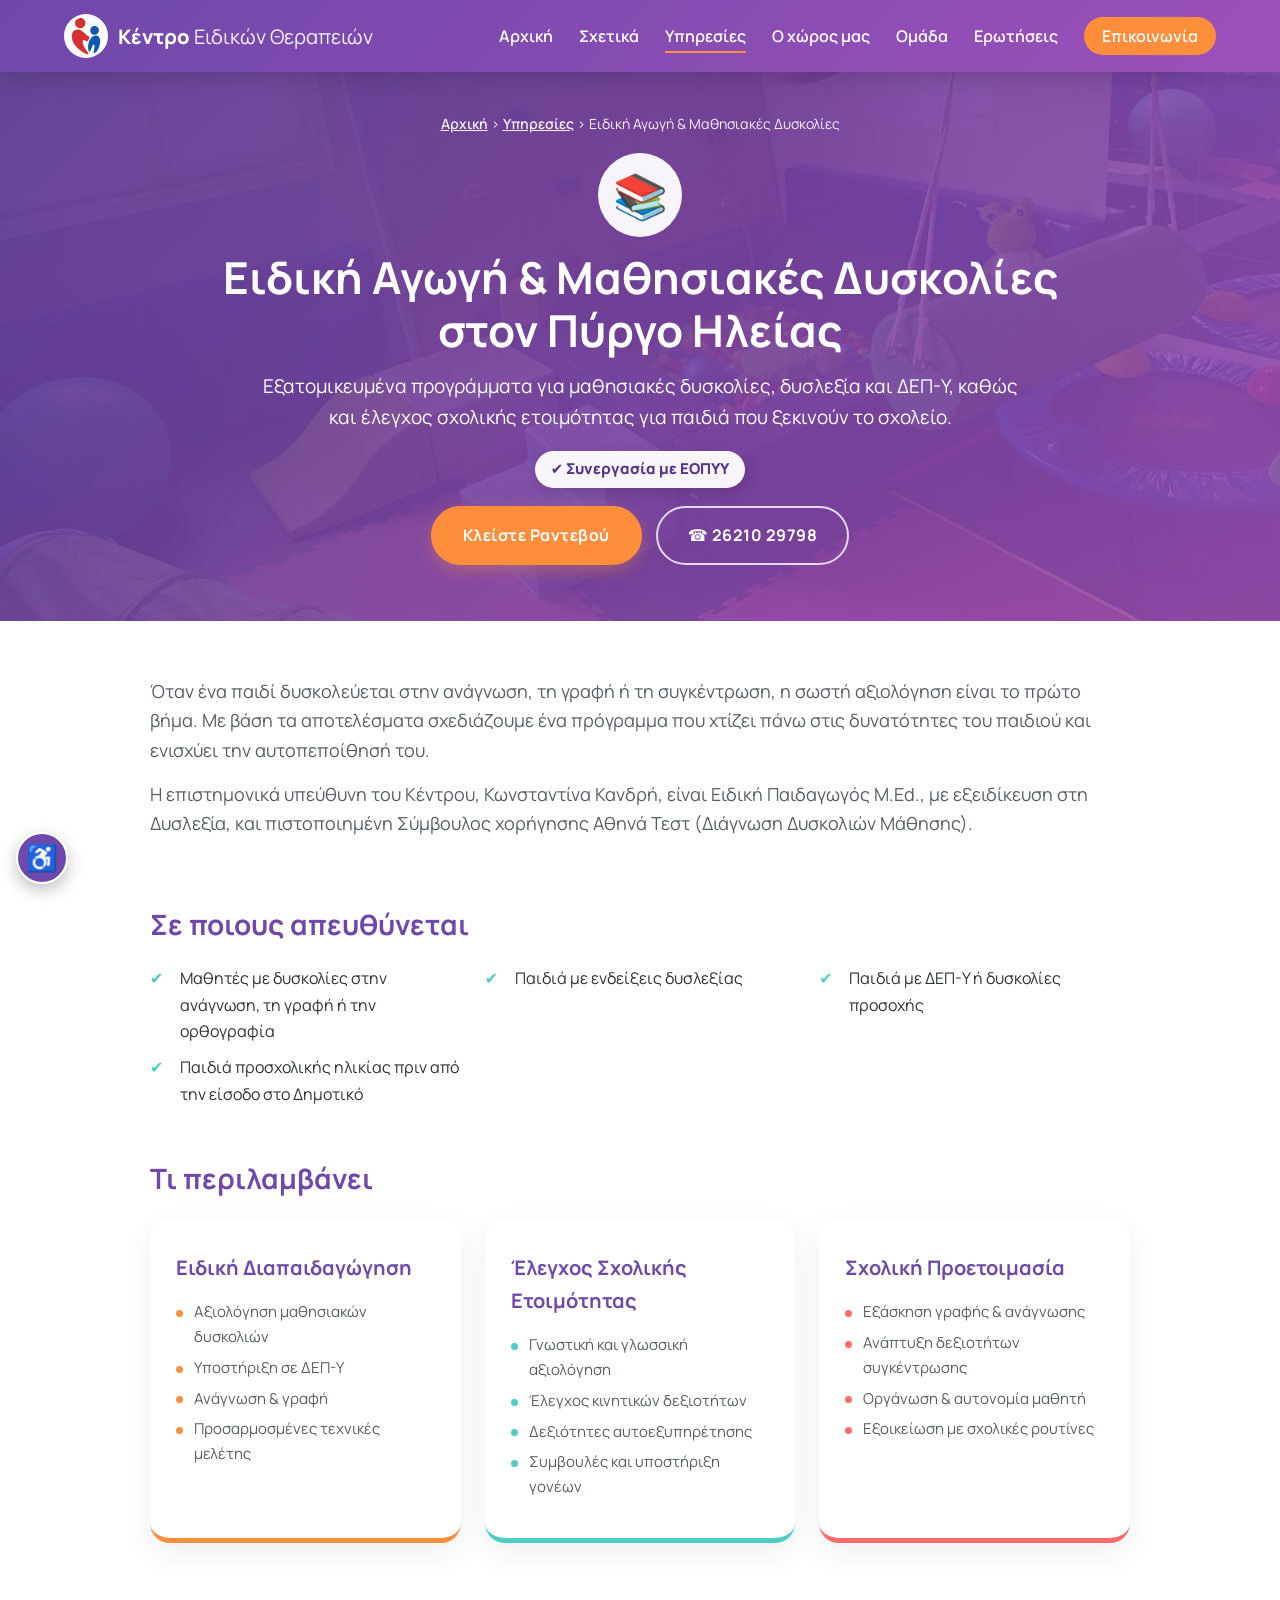
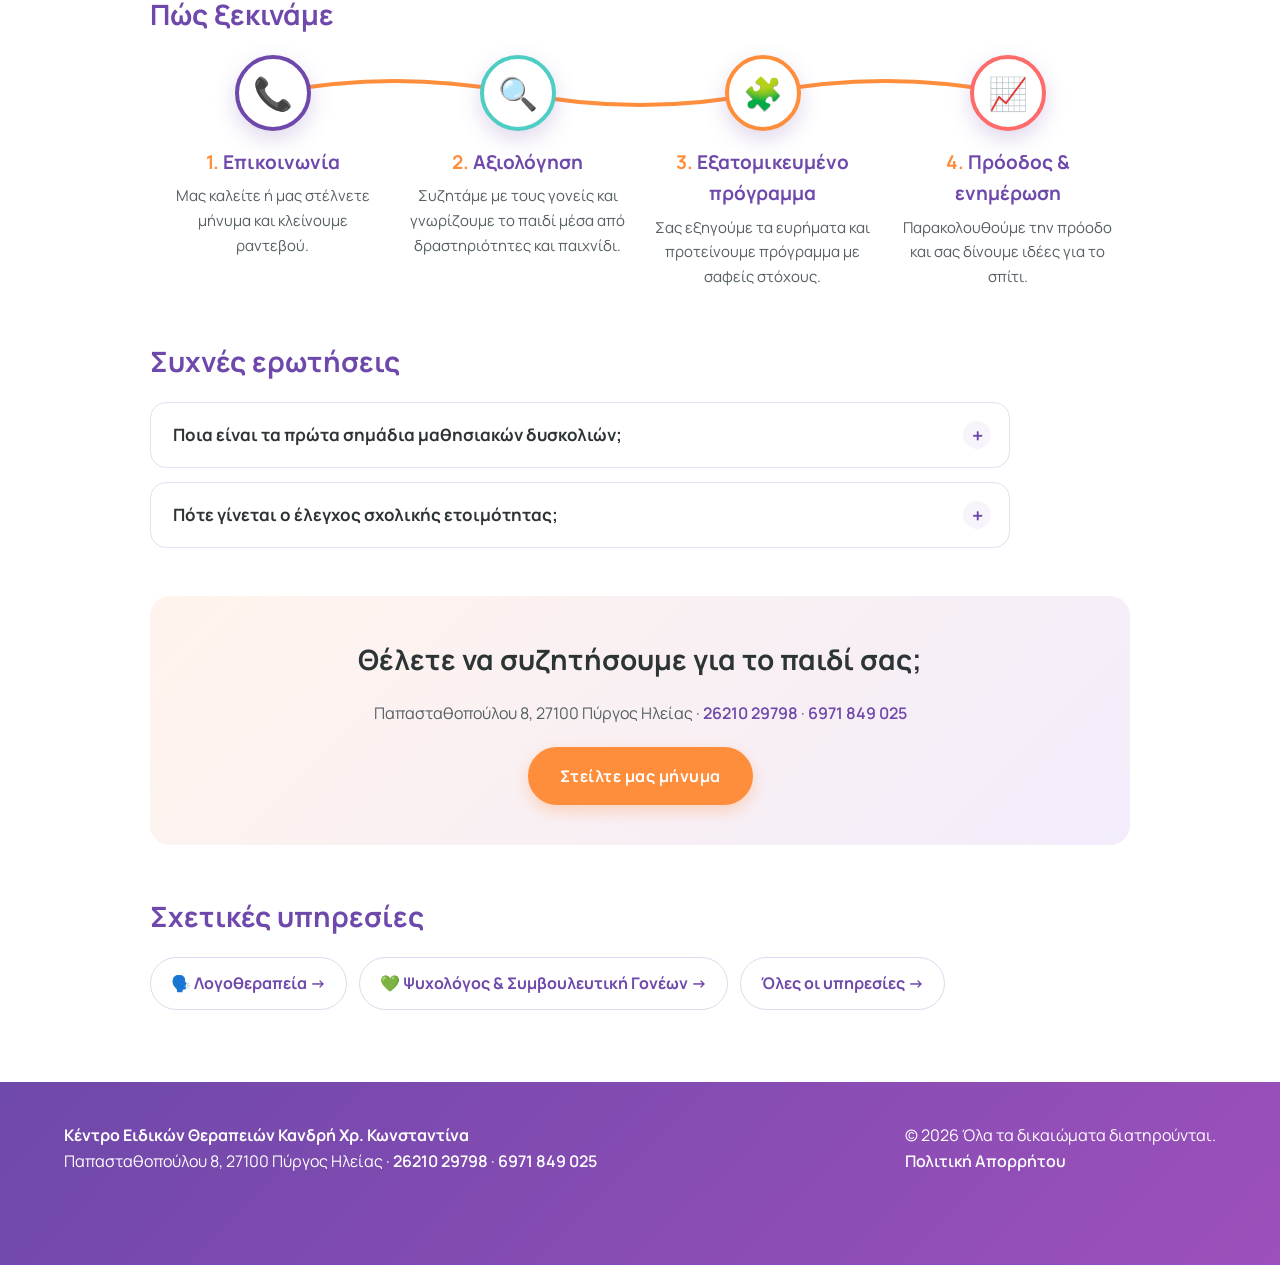
<file: eidiki-agogi/index.html>
<!DOCTYPE html>
<html lang="el">
<head>
  <!-- Παράγεται από το tools/build_services.py. Για αλλαγές επεξεργαστείτε το tools/services_content.py. -->
  <meta charset="UTF-8">
  <meta name="viewport" content="width=device-width, initial-scale=1">
  <title>Ειδική Αγωγή &amp; Μαθησιακές Δυσκολίες στον Πύργο Ηλείας | Κέντρο Ειδικών Θεραπειών Κανδρή</title>
  <meta name="description" content="Ειδική διαπαιδαγώγηση στον Πύργο Ηλείας: αξιολόγηση μαθησιακών δυσκολιών και δυσλεξίας, υποστήριξη σε ΔΕΠ-Υ, έλεγχος σχολικής ετοιμότητας και σχολική προετοιμασία.">
  <meta name="theme-color" content="#6e48aa">
  <link rel="canonical" href="https://logotherapeia-pyrgos.gr/eidiki-agogi/">
  <meta property="og:type" content="website">
  <meta property="og:locale" content="el_GR">
  <meta property="og:site_name" content="Κέντρο Ειδικών Θεραπειών Κανδρή Χρ. Κωνσταντίνα">
  <meta property="og:url" content="https://logotherapeia-pyrgos.gr/eidiki-agogi/">
  <meta property="og:title" content="Ειδική Αγωγή &amp; Μαθησιακές Δυσκολίες στον Πύργο Ηλείας">
  <meta property="og:description" content="Ειδική διαπαιδαγώγηση στον Πύργο Ηλείας: αξιολόγηση μαθησιακών δυσκολιών και δυσλεξίας, υποστήριξη σε ΔΕΠ-Υ, έλεγχος σχολικής ετοιμότητας και σχολική προετοιμασία.">
  <meta property="og:image" content="https://logotherapeia-pyrgos.gr/assets/og-image.jpg">
  <meta property="og:image:width" content="1200">
  <meta property="og:image:height" content="630">
  <meta name="twitter:card" content="summary_large_image">
  <link rel="icon" href="/assets/favicon.ico" sizes="any">
  <link rel="icon" href="/assets/logo.svg" type="image/svg+xml">
  <link rel="apple-touch-icon" href="/assets/apple-touch-icon.png">
  <link rel="preconnect" href="https://fonts.googleapis.com">
  <link rel="preconnect" href="https://fonts.gstatic.com" crossorigin>
  <link rel="stylesheet" href="https://fonts.googleapis.com/css2?family=Manrope:wght@400;500;600;700;800&display=swap">
  <link rel="stylesheet" href="/css/style.css">
  <link rel="stylesheet" href="/css/accessibility.css">
  <script type="application/ld+json">
[
  {
    "@context": "https://schema.org",
    "@type": "BreadcrumbList",
    "itemListElement": [
      {
        "@type": "ListItem",
        "position": 1,
        "name": "Αρχική",
        "item": "https://logotherapeia-pyrgos.gr/"
      },
      {
        "@type": "ListItem",
        "position": 2,
        "name": "Ειδική Αγωγή & Μαθησιακές Δυσκολίες",
        "item": "https://logotherapeia-pyrgos.gr/eidiki-agogi/"
      }
    ]
  },
  {
    "@context": "https://schema.org",
    "@type": "MedicalTherapy",
    "name": "Ειδική Αγωγή & Μαθησιακές Δυσκολίες στον Πύργο Ηλείας",
    "description": "Ειδική διαπαιδαγώγηση στον Πύργο Ηλείας: αξιολόγηση μαθησιακών δυσκολιών και δυσλεξίας, υποστήριξη σε ΔΕΠ-Υ, έλεγχος σχολικής ετοιμότητας και σχολική προετοιμασία.",
    "url": "https://logotherapeia-pyrgos.gr/eidiki-agogi/",
    "provider": {
      "@type": "MedicalClinic",
      "name": "Κέντρο Ειδικών Θεραπειών Κανδρή Χρ. Κωνσταντίνα",
      "url": "https://logotherapeia-pyrgos.gr/",
      "telephone": "+302621029798",
      "address": {
        "@type": "PostalAddress",
        "streetAddress": "Παπασταθοπούλου 8",
        "addressLocality": "Πύργος",
        "addressRegion": "Ηλεία",
        "postalCode": "27100",
        "addressCountry": "GR"
      }
    }
  },
  {
    "@context": "https://schema.org",
    "@type": "FAQPage",
    "mainEntity": [
      {
        "@type": "Question",
        "name": "Ποια είναι τα πρώτα σημάδια μαθησιακών δυσκολιών;",
        "acceptedAnswer": {
          "@type": "Answer",
          "text": "Ενδεικτικά: αργή ή κουραστική ανάγνωση, συχνά ορθογραφικά λάθη, μπέρδεμα γραμμάτων, δυσκολία στην οργάνωση και τη συγκέντρωση, αποφυγή του διαβάσματος. Αν τα παρατηρείτε, μια αξιολόγηση θα δείξει τι χρειάζεται το παιδί."
        }
      },
      {
        "@type": "Question",
        "name": "Πότε γίνεται ο έλεγχος σχολικής ετοιμότητας;",
        "acceptedAnswer": {
          "@type": "Answer",
          "text": "Συνήθως πριν από την εγγραφή στην Α' Δημοτικού, ώστε να υπάρχει χρόνος να ενισχυθούν οι δεξιότητες που χρειάζονται για ένα ομαλό ξεκίνημα στο σχολείο."
        }
      }
    ]
  }
]
  </script>
</head>
<body>
  <a class="skip-link" href="#main">Μετάβαση στο περιεχόμενο</a>
  <header id="header" class="site-header scrolled">
    <div class="container header-content">
      <a href="/" class="logo">
        <picture><source media="(prefers-reduced-motion: reduce)" srcset="/assets/logo.svg"><img src="/assets/logo-animated.svg" alt="" width="44" height="44"></picture>
        <span class="logo-text">Κέντρο <span class="logo-highlight">Ειδικών Θεραπειών</span></span>
      </a>
      <button class="mobile-menu-btn" id="mobile-btn" aria-controls="nav-list" aria-expanded="false" aria-label="Μενού">
        <span></span><span></span><span></span>
      </button>
      <nav aria-label="Κύριο μενού">
        <ul id="nav-list">
          <li><a href="/">Αρχική</a></li>
          <li><a href="/#about">Σχετικά</a></li>
          <li><a href="/#services" class="active">Υπηρεσίες</a></li>
          <li><a href="/#space">Ο χώρος μας</a></li>
          <li><a href="/#team">Ομάδα</a></li>
          <li><a href="/#faq">Ερωτήσεις</a></li>
          <li><a href="/#contact" class="nav-cta">Επικοινωνία</a></li>
        </ul>
      </nav>
    </div>
  </header>

  <main id="main">
    <section class="svc-hero">
      <div class="container">
        <nav class="breadcrumbs" aria-label="Διαδρομή"><a href="/">Αρχική</a> › <a href="/#services">Υπηρεσίες</a> › <span aria-current="page">Ειδική Αγωγή &amp; Μαθησιακές Δυσκολίες</span></nav>
        <div class="svc-hero-icon" aria-hidden="true">📚</div>
        <h1>Ειδική Αγωγή &amp; Μαθησιακές Δυσκολίες στον Πύργο Ηλείας</h1>
        <p class="svc-lead">Εξατομικευμένα προγράμματα για μαθησιακές δυσκολίες, δυσλεξία και ΔΕΠ-Υ, καθώς και έλεγχος σχολικής ετοιμότητας για παιδιά που ξεκινούν το σχολείο.</p>
        <p class="hero-badge">✔ Συνεργασία με ΕΟΠΥΥ</p>
        <div class="hero-actions">
          <a href="/#contact" class="btn">Κλείστε Ραντεβού</a>
          <a href="tel:+302621029798" class="btn btn-ghost">☎️ 26210 29798</a>
        </div>
      </div>
    </section>

    <div class="container svc-body">
      <section class="svc-section svc-intro">
        <p>Όταν ένα παιδί δυσκολεύεται στην ανάγνωση, τη γραφή ή τη συγκέντρωση, η σωστή αξιολόγηση είναι το πρώτο βήμα. Με βάση τα αποτελέσματα σχεδιάζουμε ένα πρόγραμμα που χτίζει πάνω στις δυνατότητες του παιδιού και ενισχύει την αυτοπεποίθησή του.</p>
        <p>Η επιστημονικά υπεύθυνη του Κέντρου, Κωνσταντίνα Κανδρή, είναι Ειδική Παιδαγωγός M.Ed., με εξειδίκευση στη Δυσλεξία, και πιστοποιημένη Σύμβουλος χορήγησης Αθηνά Τεστ (Διάγνωση Δυσκολιών Μάθησης).</p>
      </section>

      <section class="svc-section">
        <h2>Σε ποιους απευθύνεται</h2>
        <ul class="svc-check">
          <li>Μαθητές με δυσκολίες στην ανάγνωση, τη γραφή ή την ορθογραφία</li>
          <li>Παιδιά με ενδείξεις δυσλεξίας</li>
          <li>Παιδιά με ΔΕΠ-Υ ή δυσκολίες προσοχής</li>
          <li>Παιδιά προσχολικής ηλικίας πριν από την είσοδο στο Δημοτικό</li>
        </ul>
      </section>

      <section class="svc-section">
        <h2>Τι περιλαμβάνει</h2>
        <div class="services-grid">
          <article class="service-card">
            <h3>Ειδική Διαπαιδαγώγηση</h3>
            <ul>
              <li>Αξιολόγηση μαθησιακών δυσκολιών</li>
              <li>Υποστήριξη σε ΔΕΠ-Υ</li>
              <li>Ανάγνωση &amp; γραφή</li>
              <li>Προσαρμοσμένες τεχνικές μελέτης</li>
            </ul>
          </article>
          <article class="service-card">
            <h3>Έλεγχος Σχολικής Ετοιμότητας</h3>
            <ul>
              <li>Γνωστική και γλωσσική αξιολόγηση</li>
              <li>Έλεγχος κινητικών δεξιοτήτων</li>
              <li>Δεξιότητες αυτοεξυπηρέτησης</li>
              <li>Συμβουλές και υποστήριξη γονέων</li>
            </ul>
          </article>
          <article class="service-card">
            <h3>Σχολική Προετοιμασία</h3>
            <ul>
              <li>Εξάσκηση γραφής &amp; ανάγνωσης</li>
              <li>Ανάπτυξη δεξιοτήτων συγκέντρωσης</li>
              <li>Οργάνωση &amp; αυτονομία μαθητή</li>
              <li>Εξοικείωση με σχολικές ρουτίνες</li>
            </ul>
          </article>
        </div>
      </section>

      <section class="svc-section">
        <h2>Πώς ξεκινάμε</h2>
        <ol class="journey" data-journey>
          <svg class="journey-path" viewBox="0 0 1000 40" preserveAspectRatio="none" aria-hidden="true" focusable="false"><path pathLength="1" d="M125 20 Q250 -4 375 20 T625 20 T875 20"/></svg>
          <li class="journey-step">
            <span class="journey-dot" aria-hidden="true">📞</span>
            <h3><span class="journey-num">1.</span> Επικοινωνία</h3>
            <p>Μας καλείτε ή μας στέλνετε μήνυμα και κλείνουμε ραντεβού.</p>
          </li>
          <li class="journey-step">
            <span class="journey-dot" aria-hidden="true">🔍</span>
            <h3><span class="journey-num">2.</span> Αξιολόγηση</h3>
            <p>Συζητάμε με τους γονείς και γνωρίζουμε το παιδί μέσα από δραστηριότητες και παιχνίδι.</p>
          </li>
          <li class="journey-step">
            <span class="journey-dot" aria-hidden="true">🧩</span>
            <h3><span class="journey-num">3.</span> Εξατομικευμένο πρόγραμμα</h3>
            <p>Σας εξηγούμε τα ευρήματα και προτείνουμε πρόγραμμα με σαφείς στόχους.</p>
          </li>
          <li class="journey-step">
            <span class="journey-dot" aria-hidden="true">📈</span>
            <h3><span class="journey-num">4.</span> Πρόοδος &amp; ενημέρωση</h3>
            <p>Παρακολουθούμε την πρόοδο και σας δίνουμε ιδέες για το σπίτι.</p>
          </li>
        </ol>
      </section>

      <section class="svc-section">
        <h2>Συχνές ερωτήσεις</h2>
        <div class="faq-list svc-faq">
          <details class="faq-item">
            <summary>Ποια είναι τα πρώτα σημάδια μαθησιακών δυσκολιών;</summary>
            <div class="faq-answer"><p>Ενδεικτικά: αργή ή κουραστική ανάγνωση, συχνά ορθογραφικά λάθη, μπέρδεμα γραμμάτων, δυσκολία στην οργάνωση και τη συγκέντρωση, αποφυγή του διαβάσματος. Αν τα παρατηρείτε, μια αξιολόγηση θα δείξει τι χρειάζεται το παιδί.</p></div>
          </details>
          <details class="faq-item">
            <summary>Πότε γίνεται ο έλεγχος σχολικής ετοιμότητας;</summary>
            <div class="faq-answer"><p>Συνήθως πριν από την εγγραφή στην Α&#x27; Δημοτικού, ώστε να υπάρχει χρόνος να ενισχυθούν οι δεξιότητες που χρειάζονται για ένα ομαλό ξεκίνημα στο σχολείο.</p></div>
          </details>
        </div>
      </section>

      <section class="svc-section svc-cta">
        <h2>Θέλετε να συζητήσουμε για το παιδί σας;</h2>
        <p>Παπασταθοπούλου 8, 27100 Πύργος Ηλείας · <a href="tel:+302621029798">26210 29798</a> · <a href="tel:+306971849025">6971 849 025</a></p>
        <a href="/#contact" class="btn">Στείλτε μας μήνυμα</a>
      </section>

      <section class="svc-section">
        <h2>Σχετικές υπηρεσίες</h2>
        <div class="svc-related">
          <a class="svc-related-card" href="/logotherapeia/"><span aria-hidden="true">🗣️</span> Λογοθεραπεία →</a>
          <a class="svc-related-card" href="/psychologos/"><span aria-hidden="true">💚</span> Ψυχολόγος &amp; Συμβουλευτική Γονέων →</a>
          <a class="svc-related-card" href="/#services">Όλες οι υπηρεσίες →</a>
        </div>
      </section>
    </div>
  </main>

  <footer>
    <div class="container footer-content">
      <p><strong>Κέντρο Ειδικών Θεραπειών Κανδρή Χρ. Κωνσταντίνα</strong><br>Παπασταθοπούλου 8, 27100 Πύργος Ηλείας · <a href="tel:+302621029798">26210 29798</a> · <a href="tel:+306971849025">6971 849 025</a></p>
      <p>© <span id="year">2026</span> Όλα τα δικαιώματα διατηρούνται.<br>
        <a href="/privacy.html">Πολιτική Απορρήτου</a>
        <button type="button" id="cookie-settings" class="link-btn">· Ρυθμίσεις cookies</button>
      </p>
    </div>
  </footer>

  <div id="cookie-banner" class="cookie-banner" role="dialog" aria-live="polite" aria-label="Cookies" hidden>
    <p>Χρησιμοποιούμε cookies του Google Analytics για να μετράμε ανώνυμα την επισκεψιμότητα, μόνο αν το αποδεχτείτε. <a href="/privacy.html">Περισσότερα</a></p>
    <div class="cookie-actions">
      <button type="button" class="btn btn-small btn-outline" data-consent="reject">Απόρριψη</button>
      <button type="button" class="btn btn-small" data-consent="accept">Αποδοχή</button>
    </div>
  </div>

  <a href="tel:+306971849025" class="call-fab" aria-label="Κλήση: 6971 849 025">☎️</a>

  <div id="a11y-toolbar" role="region" aria-label="Εργαλειοθήκη Προσβασιμότητας">
    <button id="a11y-toggle" aria-controls="a11y-panel" aria-expanded="false" title="Ρυθμίσεις προσβασιμότητας" aria-label="Ρυθμίσεις προσβασιμότητας">♿</button>
    <div id="a11y-panel" hidden>
      <ul>
        <li><button type="button" data-a11y="font-up" title="Μεγέθυνση γραμματοσειράς">A+</button></li>
        <li><button type="button" data-a11y="font-down" title="Σμίκρυνση γραμματοσειράς">A-</button></li>
        <li><button type="button" data-a11y="gray-mode" title="Γκρι κλίμακα">⚫ Γκρι</button></li>
        <li><button type="button" data-a11y="high-contrast" title="Υψηλή αντίθεση">🌗 Αντίθεση</button></li>
        <li><button type="button" data-a11y="invert-mode" title="Αντιστροφή χρωμάτων">🔃 Αντιστροφή</button></li>
        <li><button type="button" data-a11y="underline-links" title="Υπογράμμιση συνδέσμων">_Σύνδεσμοι_</button></li>
        <li><button type="button" data-a11y="legible-mode" title="Ευαναγνωσία κειμένου">🔡 Ευαναγνωσία</button></li>
        <li><button type="button" data-a11y="reset" title="Επαναφορά ρυθμίσεων">↺ Επαναφορά</button></li>
      </ul>
    </div>
  </div>

  <script src="/js/config.js"></script>
  <script src="/js/page.js" defer></script>
  <script src="/js/journey.js" defer></script>
  <script src="/js/consent.js" defer></script>
  <script src="/js/accessibility.js" defer></script>
  <script src="/js/fab.js" defer></script>
</body>
</html>
</file>
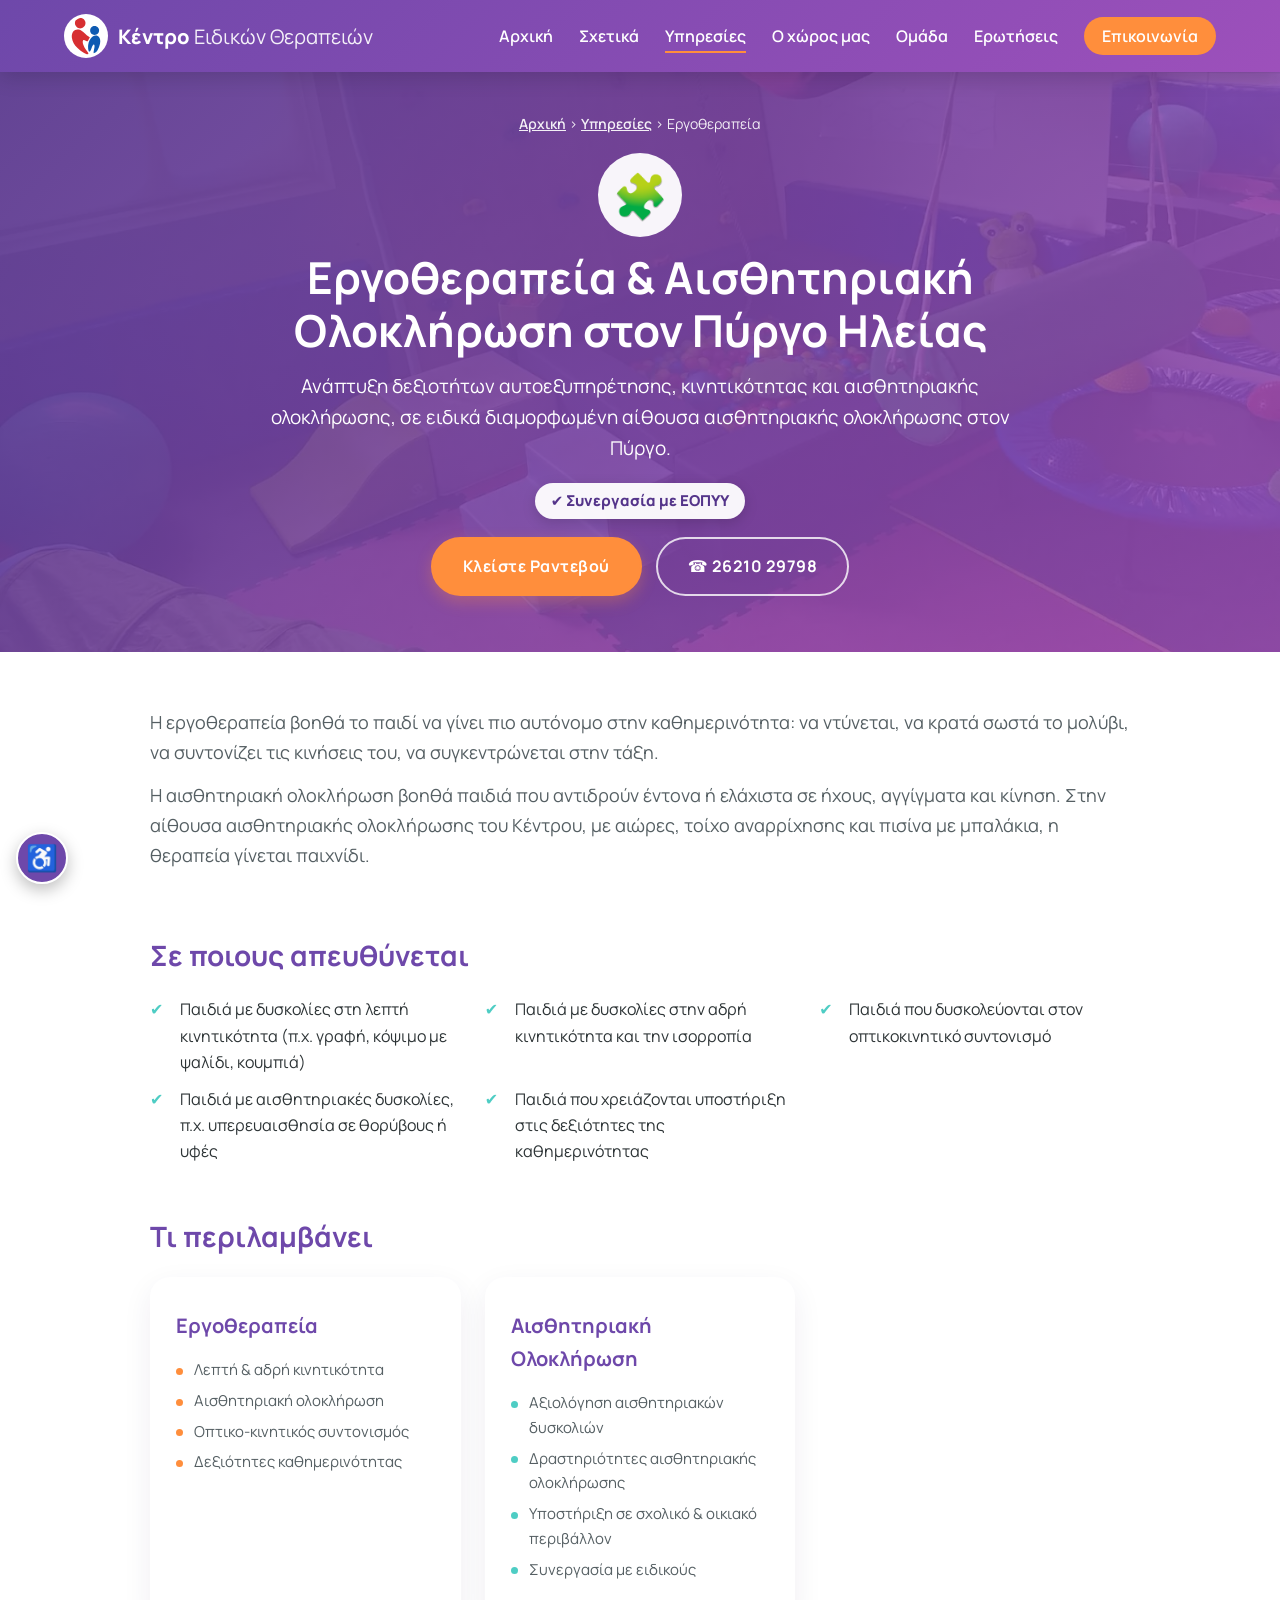
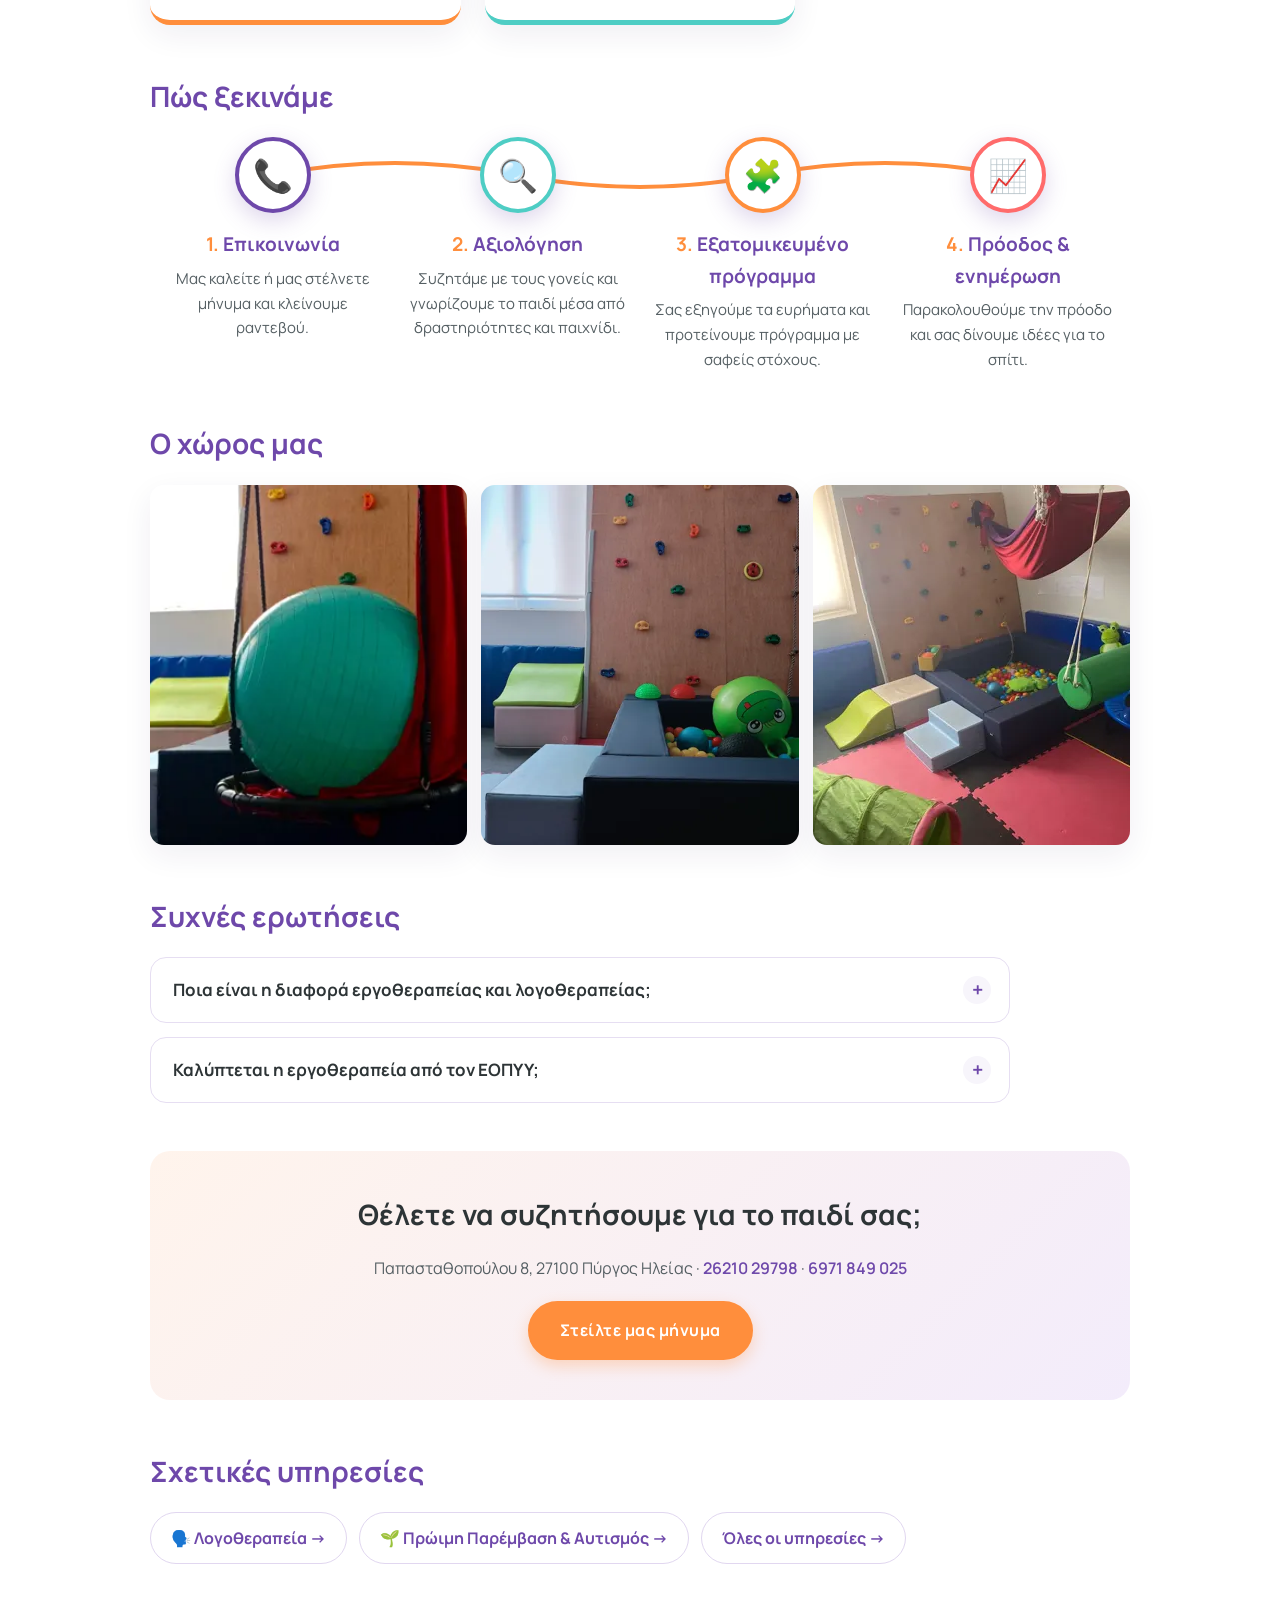
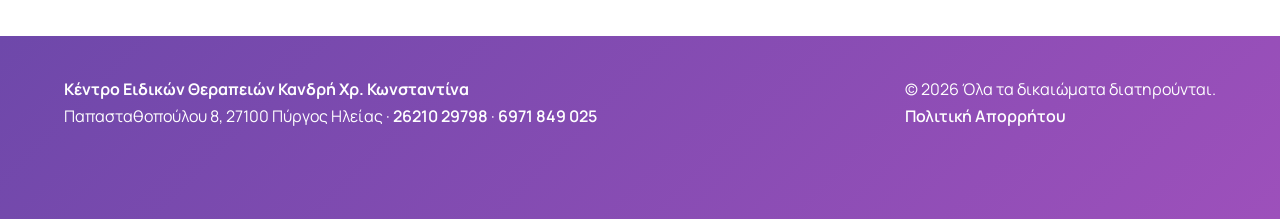
<file: ergotherapeia/index.html>
<!DOCTYPE html>
<html lang="el">
<head>
  <!-- Παράγεται από το tools/build_services.py. Για αλλαγές επεξεργαστείτε το tools/services_content.py. -->
  <meta charset="UTF-8">
  <meta name="viewport" content="width=device-width, initial-scale=1">
  <title>Εργοθεραπεία &amp; Αισθητηριακή Ολοκλήρωση στον Πύργο Ηλείας | Κέντρο Ειδικών Θεραπειών Κανδρή</title>
  <meta name="description" content="Εργοθεραπεία και αισθητηριακή ολοκλήρωση για παιδιά στον Πύργο Ηλείας: κινητικότητα, αυτοεξυπηρέτηση, οπτικοκινητικός συντονισμός. Πλήρως εξοπλισμένη αίθουσα. Συνεργασία με ΕΟΠΥΥ.">
  <meta name="theme-color" content="#6e48aa">
  <link rel="canonical" href="https://logotherapeia-pyrgos.gr/ergotherapeia/">
  <meta property="og:type" content="website">
  <meta property="og:locale" content="el_GR">
  <meta property="og:site_name" content="Κέντρο Ειδικών Θεραπειών Κανδρή Χρ. Κωνσταντίνα">
  <meta property="og:url" content="https://logotherapeia-pyrgos.gr/ergotherapeia/">
  <meta property="og:title" content="Εργοθεραπεία &amp; Αισθητηριακή Ολοκλήρωση στον Πύργο Ηλείας">
  <meta property="og:description" content="Εργοθεραπεία και αισθητηριακή ολοκλήρωση για παιδιά στον Πύργο Ηλείας: κινητικότητα, αυτοεξυπηρέτηση, οπτικοκινητικός συντονισμός. Πλήρως εξοπλισμένη αίθουσα. Συνεργασία με ΕΟΠΥΥ.">
  <meta property="og:image" content="https://logotherapeia-pyrgos.gr/assets/og-image.jpg">
  <meta property="og:image:width" content="1200">
  <meta property="og:image:height" content="630">
  <meta name="twitter:card" content="summary_large_image">
  <link rel="icon" href="/assets/favicon.ico" sizes="any">
  <link rel="icon" href="/assets/logo.svg" type="image/svg+xml">
  <link rel="apple-touch-icon" href="/assets/apple-touch-icon.png">
  <link rel="preconnect" href="https://fonts.googleapis.com">
  <link rel="preconnect" href="https://fonts.gstatic.com" crossorigin>
  <link rel="stylesheet" href="https://fonts.googleapis.com/css2?family=Manrope:wght@400;500;600;700;800&display=swap">
  <link rel="stylesheet" href="/css/style.css">
  <link rel="stylesheet" href="/css/accessibility.css">
  <script type="application/ld+json">
[
  {
    "@context": "https://schema.org",
    "@type": "BreadcrumbList",
    "itemListElement": [
      {
        "@type": "ListItem",
        "position": 1,
        "name": "Αρχική",
        "item": "https://logotherapeia-pyrgos.gr/"
      },
      {
        "@type": "ListItem",
        "position": 2,
        "name": "Εργοθεραπεία",
        "item": "https://logotherapeia-pyrgos.gr/ergotherapeia/"
      }
    ]
  },
  {
    "@context": "https://schema.org",
    "@type": "MedicalTherapy",
    "name": "Εργοθεραπεία & Αισθητηριακή Ολοκλήρωση στον Πύργο Ηλείας",
    "description": "Εργοθεραπεία και αισθητηριακή ολοκλήρωση για παιδιά στον Πύργο Ηλείας: κινητικότητα, αυτοεξυπηρέτηση, οπτικοκινητικός συντονισμός. Πλήρως εξοπλισμένη αίθουσα. Συνεργασία με ΕΟΠΥΥ.",
    "url": "https://logotherapeia-pyrgos.gr/ergotherapeia/",
    "provider": {
      "@type": "MedicalClinic",
      "name": "Κέντρο Ειδικών Θεραπειών Κανδρή Χρ. Κωνσταντίνα",
      "url": "https://logotherapeia-pyrgos.gr/",
      "telephone": "+302621029798",
      "address": {
        "@type": "PostalAddress",
        "streetAddress": "Παπασταθοπούλου 8",
        "addressLocality": "Πύργος",
        "addressRegion": "Ηλεία",
        "postalCode": "27100",
        "addressCountry": "GR"
      }
    }
  },
  {
    "@context": "https://schema.org",
    "@type": "FAQPage",
    "mainEntity": [
      {
        "@type": "Question",
        "name": "Ποια είναι η διαφορά εργοθεραπείας και λογοθεραπείας;",
        "acceptedAnswer": {
          "@type": "Answer",
          "text": "Η λογοθεραπεία ασχολείται με τον λόγο, την ομιλία και την επικοινωνία. Η εργοθεραπεία ασχολείται με την κίνηση, την αισθητηριακή επεξεργασία και την αυτονομία στην καθημερινότητα. Συχνά ένα παιδί ωφελείται και από τις δύο, και στο Κέντρο οι θεραπευτές συνεργάζονται."
        }
      },
      {
        "@type": "Question",
        "name": "Καλύπτεται η εργοθεραπεία από τον ΕΟΠΥΥ;",
        "acceptedAnswer": {
          "@type": "Answer",
          "text": "Το Κέντρο συνεργάζεται με τον ΕΟΠΥΥ. Για την κάλυψη χρειάζεται γνωμάτευση από γιατρό της κατάλληλης ειδικότητας. Επικοινωνήστε μαζί μας και θα σας εξηγήσουμε τα δικαιολογητικά."
        }
      }
    ]
  }
]
  </script>
</head>
<body>
  <a class="skip-link" href="#main">Μετάβαση στο περιεχόμενο</a>
  <header id="header" class="site-header scrolled">
    <div class="container header-content">
      <a href="/" class="logo">
        <picture><source media="(prefers-reduced-motion: reduce)" srcset="/assets/logo.svg"><img src="/assets/logo-animated.svg" alt="" width="44" height="44"></picture>
        <span class="logo-text">Κέντρο <span class="logo-highlight">Ειδικών Θεραπειών</span></span>
      </a>
      <button class="mobile-menu-btn" id="mobile-btn" aria-controls="nav-list" aria-expanded="false" aria-label="Μενού">
        <span></span><span></span><span></span>
      </button>
      <nav aria-label="Κύριο μενού">
        <ul id="nav-list">
          <li><a href="/">Αρχική</a></li>
          <li><a href="/#about">Σχετικά</a></li>
          <li><a href="/#services" class="active">Υπηρεσίες</a></li>
          <li><a href="/#space">Ο χώρος μας</a></li>
          <li><a href="/#team">Ομάδα</a></li>
          <li><a href="/#faq">Ερωτήσεις</a></li>
          <li><a href="/#contact" class="nav-cta">Επικοινωνία</a></li>
        </ul>
      </nav>
    </div>
  </header>

  <main id="main">
    <section class="svc-hero">
      <div class="container">
        <nav class="breadcrumbs" aria-label="Διαδρομή"><a href="/">Αρχική</a> › <a href="/#services">Υπηρεσίες</a> › <span aria-current="page">Εργοθεραπεία</span></nav>
        <div class="svc-hero-icon" aria-hidden="true">🧩</div>
        <h1>Εργοθεραπεία &amp; Αισθητηριακή Ολοκλήρωση στον Πύργο Ηλείας</h1>
        <p class="svc-lead">Ανάπτυξη δεξιοτήτων αυτοεξυπηρέτησης, κινητικότητας και αισθητηριακής ολοκλήρωσης, σε ειδικά διαμορφωμένη αίθουσα αισθητηριακής ολοκλήρωσης στον Πύργο.</p>
        <p class="hero-badge">✔ Συνεργασία με ΕΟΠΥΥ</p>
        <div class="hero-actions">
          <a href="/#contact" class="btn">Κλείστε Ραντεβού</a>
          <a href="tel:+302621029798" class="btn btn-ghost">☎️ 26210 29798</a>
        </div>
      </div>
    </section>

    <div class="container svc-body">
      <section class="svc-section svc-intro">
        <p>Η εργοθεραπεία βοηθά το παιδί να γίνει πιο αυτόνομο στην καθημερινότητα: να ντύνεται, να κρατά σωστά το μολύβι, να συντονίζει τις κινήσεις του, να συγκεντρώνεται στην τάξη.</p>
        <p>Η αισθητηριακή ολοκλήρωση βοηθά παιδιά που αντιδρούν έντονα ή ελάχιστα σε ήχους, αγγίγματα και κίνηση. Στην αίθουσα αισθητηριακής ολοκλήρωσης του Κέντρου, με αιώρες, τοίχο αναρρίχησης και πισίνα με μπαλάκια, η θεραπεία γίνεται παιχνίδι.</p>
      </section>

      <section class="svc-section">
        <h2>Σε ποιους απευθύνεται</h2>
        <ul class="svc-check">
          <li>Παιδιά με δυσκολίες στη λεπτή κινητικότητα (π.χ. γραφή, κόψιμο με ψαλίδι, κουμπιά)</li>
          <li>Παιδιά με δυσκολίες στην αδρή κινητικότητα και την ισορροπία</li>
          <li>Παιδιά που δυσκολεύονται στον οπτικοκινητικό συντονισμό</li>
          <li>Παιδιά με αισθητηριακές δυσκολίες, π.χ. υπερευαισθησία σε θορύβους ή υφές</li>
          <li>Παιδιά που χρειάζονται υποστήριξη στις δεξιότητες της καθημερινότητας</li>
        </ul>
      </section>

      <section class="svc-section">
        <h2>Τι περιλαμβάνει</h2>
        <div class="services-grid">
          <article class="service-card">
            <h3>Εργοθεραπεία</h3>
            <ul>
              <li>Λεπτή &amp; αδρή κινητικότητα</li>
              <li>Αισθητηριακή ολοκλήρωση</li>
              <li>Οπτικο-κινητικός συντονισμός</li>
              <li>Δεξιότητες καθημερινότητας</li>
            </ul>
          </article>
          <article class="service-card">
            <h3>Αισθητηριακή Ολοκλήρωση</h3>
            <ul>
              <li>Αξιολόγηση αισθητηριακών δυσκολιών</li>
              <li>Δραστηριότητες αισθητηριακής ολοκλήρωσης</li>
              <li>Υποστήριξη σε σχολικό &amp; οικιακό περιβάλλον</li>
              <li>Συνεργασία με ειδικούς</li>
            </ul>
          </article>
        </div>
      </section>

      <section class="svc-section">
        <h2>Πώς ξεκινάμε</h2>
        <ol class="journey" data-journey>
          <svg class="journey-path" viewBox="0 0 1000 40" preserveAspectRatio="none" aria-hidden="true" focusable="false"><path pathLength="1" d="M125 20 Q250 -4 375 20 T625 20 T875 20"/></svg>
          <li class="journey-step">
            <span class="journey-dot" aria-hidden="true">📞</span>
            <h3><span class="journey-num">1.</span> Επικοινωνία</h3>
            <p>Μας καλείτε ή μας στέλνετε μήνυμα και κλείνουμε ραντεβού.</p>
          </li>
          <li class="journey-step">
            <span class="journey-dot" aria-hidden="true">🔍</span>
            <h3><span class="journey-num">2.</span> Αξιολόγηση</h3>
            <p>Συζητάμε με τους γονείς και γνωρίζουμε το παιδί μέσα από δραστηριότητες και παιχνίδι.</p>
          </li>
          <li class="journey-step">
            <span class="journey-dot" aria-hidden="true">🧩</span>
            <h3><span class="journey-num">3.</span> Εξατομικευμένο πρόγραμμα</h3>
            <p>Σας εξηγούμε τα ευρήματα και προτείνουμε πρόγραμμα με σαφείς στόχους.</p>
          </li>
          <li class="journey-step">
            <span class="journey-dot" aria-hidden="true">📈</span>
            <h3><span class="journey-num">4.</span> Πρόοδος &amp; ενημέρωση</h3>
            <p>Παρακολουθούμε την πρόοδο και σας δίνουμε ιδέες για το σπίτι.</p>
          </li>
        </ol>
      </section>

      <section class="svc-section">
        <h2>Ο χώρος μας</h2>
        <div class="svc-photos">
          <img src="/assets/gallery/01-thumb.webp" alt="Αίθουσα αισθητηριακής ολοκλήρωσης με αιώρα και τοίχο αναρρίχησης" loading="lazy" width="480" height="360">
          <img src="/assets/gallery/04-thumb.webp" alt="Τοίχος αναρρίχησης και πισίνα με μπαλάκια" loading="lazy" width="480" height="360">
          <img src="/assets/gallery/13-thumb.webp" alt="Αίθουσα αισθητηριακής ολοκλήρωσης" loading="lazy" width="480" height="360">
        </div>
      </section>

      <section class="svc-section">
        <h2>Συχνές ερωτήσεις</h2>
        <div class="faq-list svc-faq">
          <details class="faq-item">
            <summary>Ποια είναι η διαφορά εργοθεραπείας και λογοθεραπείας;</summary>
            <div class="faq-answer"><p>Η λογοθεραπεία ασχολείται με τον λόγο, την ομιλία και την επικοινωνία. Η εργοθεραπεία ασχολείται με την κίνηση, την αισθητηριακή επεξεργασία και την αυτονομία στην καθημερινότητα. Συχνά ένα παιδί ωφελείται και από τις δύο, και στο Κέντρο οι θεραπευτές συνεργάζονται.</p></div>
          </details>
          <details class="faq-item">
            <summary>Καλύπτεται η εργοθεραπεία από τον ΕΟΠΥΥ;</summary>
            <div class="faq-answer"><p>Το Κέντρο συνεργάζεται με τον ΕΟΠΥΥ. Για την κάλυψη χρειάζεται γνωμάτευση από γιατρό της κατάλληλης ειδικότητας. Επικοινωνήστε μαζί μας και θα σας εξηγήσουμε τα δικαιολογητικά.</p></div>
          </details>
        </div>
      </section>

      <section class="svc-section svc-cta">
        <h2>Θέλετε να συζητήσουμε για το παιδί σας;</h2>
        <p>Παπασταθοπούλου 8, 27100 Πύργος Ηλείας · <a href="tel:+302621029798">26210 29798</a> · <a href="tel:+306971849025">6971 849 025</a></p>
        <a href="/#contact" class="btn">Στείλτε μας μήνυμα</a>
      </section>

      <section class="svc-section">
        <h2>Σχετικές υπηρεσίες</h2>
        <div class="svc-related">
          <a class="svc-related-card" href="/logotherapeia/"><span aria-hidden="true">🗣️</span> Λογοθεραπεία →</a>
          <a class="svc-related-card" href="/proimi-paremvasi-autismos/"><span aria-hidden="true">🌱</span> Πρώιμη Παρέμβαση &amp; Αυτισμός →</a>
          <a class="svc-related-card" href="/#services">Όλες οι υπηρεσίες →</a>
        </div>
      </section>
    </div>
  </main>

  <footer>
    <div class="container footer-content">
      <p><strong>Κέντρο Ειδικών Θεραπειών Κανδρή Χρ. Κωνσταντίνα</strong><br>Παπασταθοπούλου 8, 27100 Πύργος Ηλείας · <a href="tel:+302621029798">26210 29798</a> · <a href="tel:+306971849025">6971 849 025</a></p>
      <p>© <span id="year">2026</span> Όλα τα δικαιώματα διατηρούνται.<br>
        <a href="/privacy.html">Πολιτική Απορρήτου</a>
        <button type="button" id="cookie-settings" class="link-btn">· Ρυθμίσεις cookies</button>
      </p>
    </div>
  </footer>

  <div id="cookie-banner" class="cookie-banner" role="dialog" aria-live="polite" aria-label="Cookies" hidden>
    <p>Χρησιμοποιούμε cookies του Google Analytics για να μετράμε ανώνυμα την επισκεψιμότητα, μόνο αν το αποδεχτείτε. <a href="/privacy.html">Περισσότερα</a></p>
    <div class="cookie-actions">
      <button type="button" class="btn btn-small btn-outline" data-consent="reject">Απόρριψη</button>
      <button type="button" class="btn btn-small" data-consent="accept">Αποδοχή</button>
    </div>
  </div>

  <a href="tel:+306971849025" class="call-fab" aria-label="Κλήση: 6971 849 025">☎️</a>

  <div id="a11y-toolbar" role="region" aria-label="Εργαλειοθήκη Προσβασιμότητας">
    <button id="a11y-toggle" aria-controls="a11y-panel" aria-expanded="false" title="Ρυθμίσεις προσβασιμότητας" aria-label="Ρυθμίσεις προσβασιμότητας">♿</button>
    <div id="a11y-panel" hidden>
      <ul>
        <li><button type="button" data-a11y="font-up" title="Μεγέθυνση γραμματοσειράς">A+</button></li>
        <li><button type="button" data-a11y="font-down" title="Σμίκρυνση γραμματοσειράς">A-</button></li>
        <li><button type="button" data-a11y="gray-mode" title="Γκρι κλίμακα">⚫ Γκρι</button></li>
        <li><button type="button" data-a11y="high-contrast" title="Υψηλή αντίθεση">🌗 Αντίθεση</button></li>
        <li><button type="button" data-a11y="invert-mode" title="Αντιστροφή χρωμάτων">🔃 Αντιστροφή</button></li>
        <li><button type="button" data-a11y="underline-links" title="Υπογράμμιση συνδέσμων">_Σύνδεσμοι_</button></li>
        <li><button type="button" data-a11y="legible-mode" title="Ευαναγνωσία κειμένου">🔡 Ευαναγνωσία</button></li>
        <li><button type="button" data-a11y="reset" title="Επαναφορά ρυθμίσεων">↺ Επαναφορά</button></li>
      </ul>
    </div>
  </div>

  <script src="/js/config.js"></script>
  <script src="/js/page.js" defer></script>
  <script src="/js/journey.js" defer></script>
  <script src="/js/consent.js" defer></script>
  <script src="/js/accessibility.js" defer></script>
  <script src="/js/fab.js" defer></script>
</body>
</html>
</file>
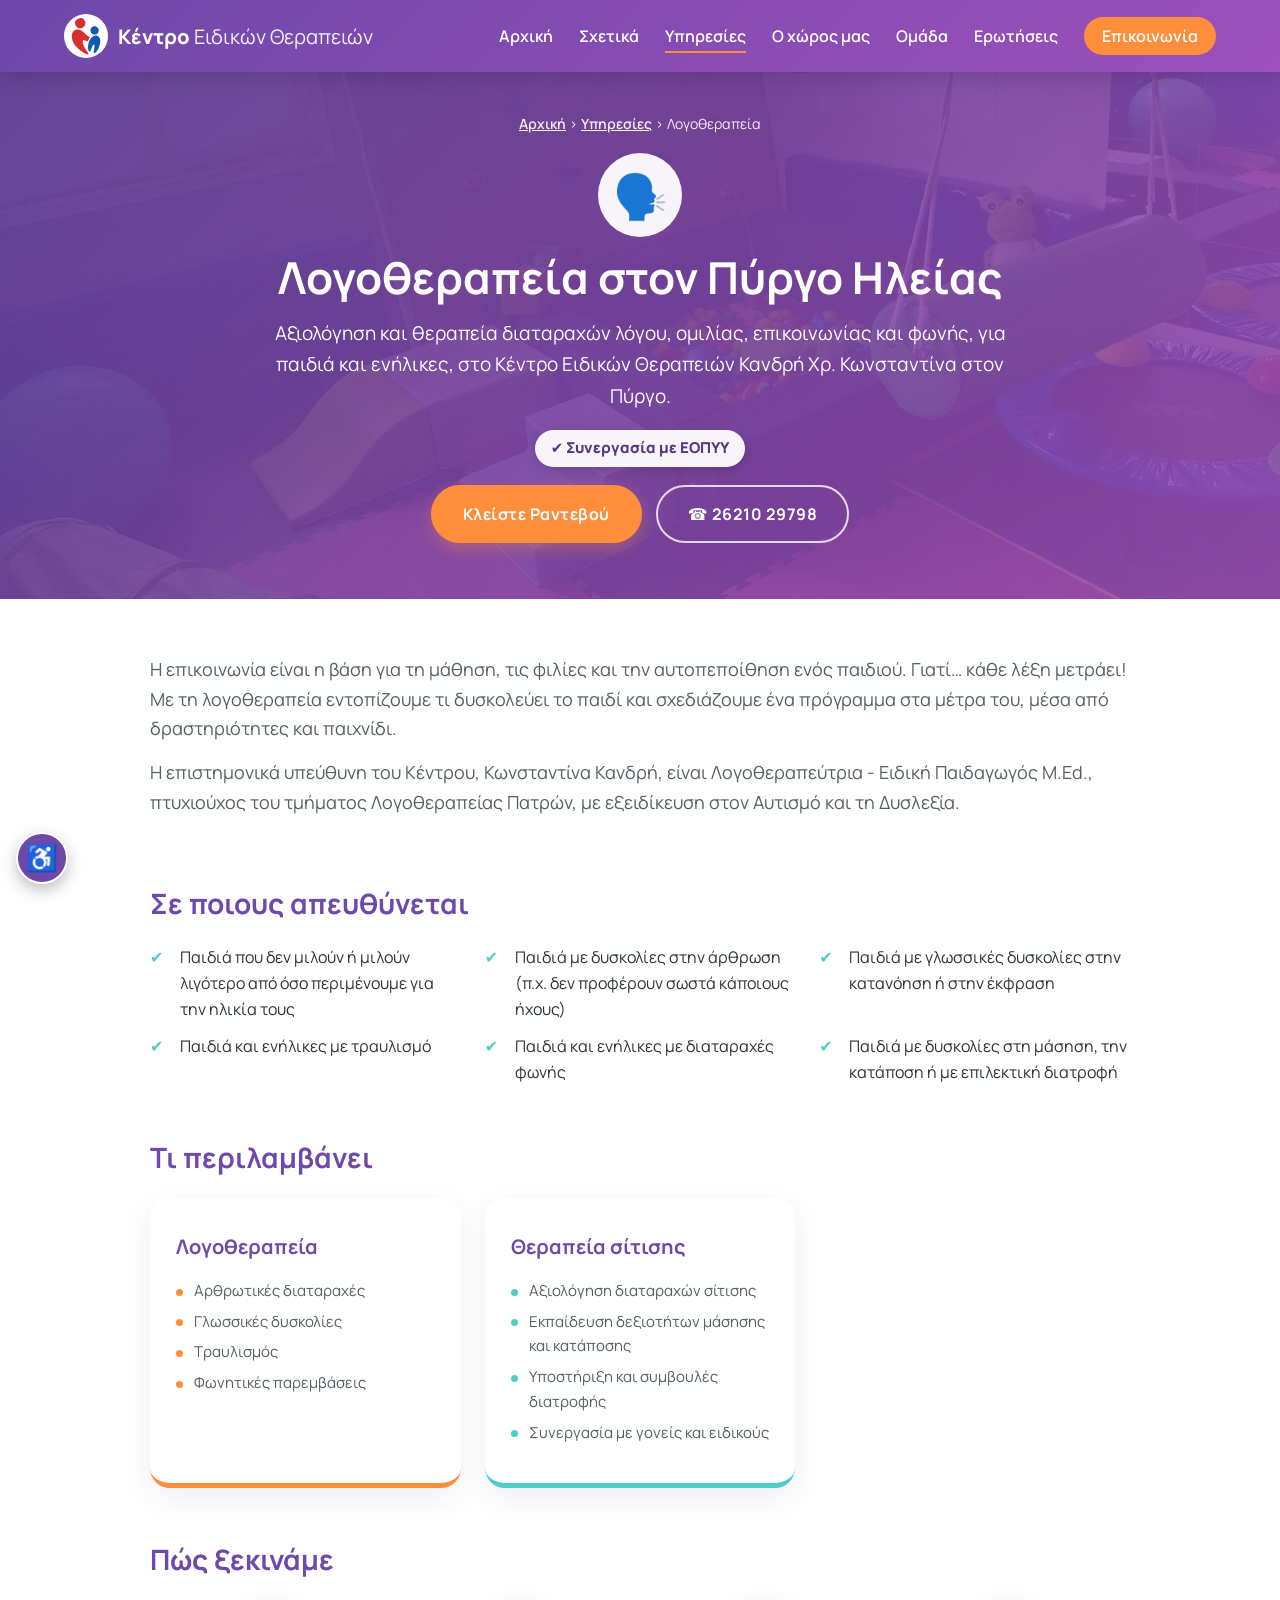
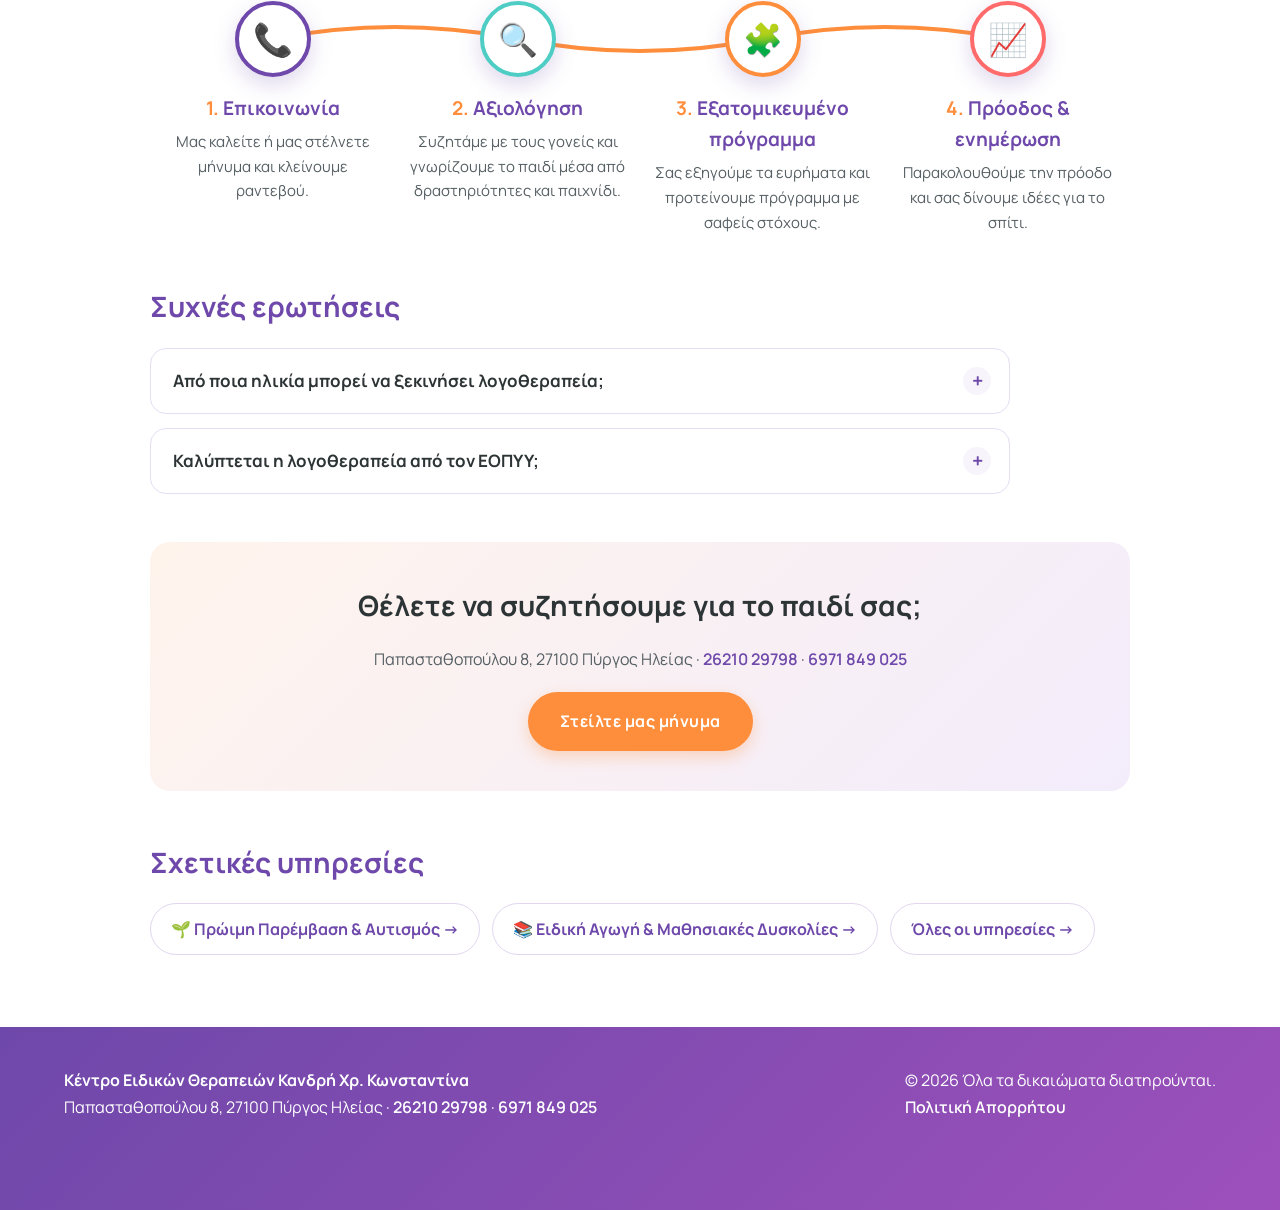
<file: logotherapeia/index.html>
<!DOCTYPE html>
<html lang="el">
<head>
  <!-- Παράγεται από το tools/build_services.py. Για αλλαγές επεξεργαστείτε το tools/services_content.py. -->
  <meta charset="UTF-8">
  <meta name="viewport" content="width=device-width, initial-scale=1">
  <title>Λογοθεραπεία στον Πύργο Ηλείας | Κέντρο Ειδικών Θεραπειών Κανδρή</title>
  <meta name="description" content="Λογοθεραπεία για παιδιά και ενήλικες στον Πύργο Ηλείας: αρθρωτικές διαταραχές, γλωσσικές δυσκολίες, τραυλισμός, φωνή και θεραπεία σίτισης. Συνεργασία με ΕΟΠΥΥ.">
  <meta name="theme-color" content="#6e48aa">
  <link rel="canonical" href="https://logotherapeia-pyrgos.gr/logotherapeia/">
  <meta property="og:type" content="website">
  <meta property="og:locale" content="el_GR">
  <meta property="og:site_name" content="Κέντρο Ειδικών Θεραπειών Κανδρή Χρ. Κωνσταντίνα">
  <meta property="og:url" content="https://logotherapeia-pyrgos.gr/logotherapeia/">
  <meta property="og:title" content="Λογοθεραπεία στον Πύργο Ηλείας">
  <meta property="og:description" content="Λογοθεραπεία για παιδιά και ενήλικες στον Πύργο Ηλείας: αρθρωτικές διαταραχές, γλωσσικές δυσκολίες, τραυλισμός, φωνή και θεραπεία σίτισης. Συνεργασία με ΕΟΠΥΥ.">
  <meta property="og:image" content="https://logotherapeia-pyrgos.gr/assets/og-image.jpg">
  <meta property="og:image:width" content="1200">
  <meta property="og:image:height" content="630">
  <meta name="twitter:card" content="summary_large_image">
  <link rel="icon" href="/assets/favicon.ico" sizes="any">
  <link rel="icon" href="/assets/logo.svg" type="image/svg+xml">
  <link rel="apple-touch-icon" href="/assets/apple-touch-icon.png">
  <link rel="preconnect" href="https://fonts.googleapis.com">
  <link rel="preconnect" href="https://fonts.gstatic.com" crossorigin>
  <link rel="stylesheet" href="https://fonts.googleapis.com/css2?family=Manrope:wght@400;500;600;700;800&display=swap">
  <link rel="stylesheet" href="/css/style.css">
  <link rel="stylesheet" href="/css/accessibility.css">
  <script type="application/ld+json">
[
  {
    "@context": "https://schema.org",
    "@type": "BreadcrumbList",
    "itemListElement": [
      {
        "@type": "ListItem",
        "position": 1,
        "name": "Αρχική",
        "item": "https://logotherapeia-pyrgos.gr/"
      },
      {
        "@type": "ListItem",
        "position": 2,
        "name": "Λογοθεραπεία",
        "item": "https://logotherapeia-pyrgos.gr/logotherapeia/"
      }
    ]
  },
  {
    "@context": "https://schema.org",
    "@type": "MedicalTherapy",
    "name": "Λογοθεραπεία στον Πύργο Ηλείας",
    "description": "Λογοθεραπεία για παιδιά και ενήλικες στον Πύργο Ηλείας: αρθρωτικές διαταραχές, γλωσσικές δυσκολίες, τραυλισμός, φωνή και θεραπεία σίτισης. Συνεργασία με ΕΟΠΥΥ.",
    "url": "https://logotherapeia-pyrgos.gr/logotherapeia/",
    "provider": {
      "@type": "MedicalClinic",
      "name": "Κέντρο Ειδικών Θεραπειών Κανδρή Χρ. Κωνσταντίνα",
      "url": "https://logotherapeia-pyrgos.gr/",
      "telephone": "+302621029798",
      "address": {
        "@type": "PostalAddress",
        "streetAddress": "Παπασταθοπούλου 8",
        "addressLocality": "Πύργος",
        "addressRegion": "Ηλεία",
        "postalCode": "27100",
        "addressCountry": "GR"
      }
    }
  },
  {
    "@context": "https://schema.org",
    "@type": "FAQPage",
    "mainEntity": [
      {
        "@type": "Question",
        "name": "Από ποια ηλικία μπορεί να ξεκινήσει λογοθεραπεία;",
        "acceptedAnswer": {
          "@type": "Answer",
          "text": "Δεν υπάρχει «πολύ νωρίς». Αν κάτι σας προβληματίζει στην ομιλία ή την επικοινωνία του παιδιού, μια αξιολόγηση δίνει απαντήσεις. Όσο νωρίτερα ξεκινά η παρέμβαση, τόσο καλύτερα τα αποτελέσματα."
        }
      },
      {
        "@type": "Question",
        "name": "Καλύπτεται η λογοθεραπεία από τον ΕΟΠΥΥ;",
        "acceptedAnswer": {
          "@type": "Answer",
          "text": "Το Κέντρο συνεργάζεται με τον ΕΟΠΥΥ. Για την κάλυψη χρειάζεται γνωμάτευση από γιατρό της κατάλληλης ειδικότητας. Επικοινωνήστε μαζί μας και θα σας εξηγήσουμε τα δικαιολογητικά."
        }
      }
    ]
  }
]
  </script>
</head>
<body>
  <a class="skip-link" href="#main">Μετάβαση στο περιεχόμενο</a>
  <header id="header" class="site-header scrolled">
    <div class="container header-content">
      <a href="/" class="logo">
        <picture><source media="(prefers-reduced-motion: reduce)" srcset="/assets/logo.svg"><img src="/assets/logo-animated.svg" alt="" width="44" height="44"></picture>
        <span class="logo-text">Κέντρο <span class="logo-highlight">Ειδικών Θεραπειών</span></span>
      </a>
      <button class="mobile-menu-btn" id="mobile-btn" aria-controls="nav-list" aria-expanded="false" aria-label="Μενού">
        <span></span><span></span><span></span>
      </button>
      <nav aria-label="Κύριο μενού">
        <ul id="nav-list">
          <li><a href="/">Αρχική</a></li>
          <li><a href="/#about">Σχετικά</a></li>
          <li><a href="/#services" class="active">Υπηρεσίες</a></li>
          <li><a href="/#space">Ο χώρος μας</a></li>
          <li><a href="/#team">Ομάδα</a></li>
          <li><a href="/#faq">Ερωτήσεις</a></li>
          <li><a href="/#contact" class="nav-cta">Επικοινωνία</a></li>
        </ul>
      </nav>
    </div>
  </header>

  <main id="main">
    <section class="svc-hero">
      <div class="container">
        <nav class="breadcrumbs" aria-label="Διαδρομή"><a href="/">Αρχική</a> › <a href="/#services">Υπηρεσίες</a> › <span aria-current="page">Λογοθεραπεία</span></nav>
        <div class="svc-hero-icon" aria-hidden="true">🗣️</div>
        <h1>Λογοθεραπεία στον Πύργο Ηλείας</h1>
        <p class="svc-lead">Αξιολόγηση και θεραπεία διαταραχών λόγου, ομιλίας, επικοινωνίας και φωνής, για παιδιά και ενήλικες, στο Κέντρο Ειδικών Θεραπειών Κανδρή Χρ. Κωνσταντίνα στον Πύργο.</p>
        <p class="hero-badge">✔ Συνεργασία με ΕΟΠΥΥ</p>
        <div class="hero-actions">
          <a href="/#contact" class="btn">Κλείστε Ραντεβού</a>
          <a href="tel:+302621029798" class="btn btn-ghost">☎️ 26210 29798</a>
        </div>
      </div>
    </section>

    <div class="container svc-body">
      <section class="svc-section svc-intro">
        <p>Η επικοινωνία είναι η βάση για τη μάθηση, τις φιλίες και την αυτοπεποίθηση ενός παιδιού. Γιατί… κάθε λέξη μετράει! Με τη λογοθεραπεία εντοπίζουμε τι δυσκολεύει το παιδί και σχεδιάζουμε ένα πρόγραμμα στα μέτρα του, μέσα από δραστηριότητες και παιχνίδι.</p>
        <p>Η επιστημονικά υπεύθυνη του Κέντρου, Κωνσταντίνα Κανδρή, είναι Λογοθεραπεύτρια - Ειδική Παιδαγωγός M.Ed., πτυχιούχος του τμήματος Λογοθεραπείας Πατρών, με εξειδίκευση στον Αυτισμό και τη Δυσλεξία.</p>
      </section>

      <section class="svc-section">
        <h2>Σε ποιους απευθύνεται</h2>
        <ul class="svc-check">
          <li>Παιδιά που δεν μιλούν ή μιλούν λιγότερο από όσο περιμένουμε για την ηλικία τους</li>
          <li>Παιδιά με δυσκολίες στην άρθρωση (π.χ. δεν προφέρουν σωστά κάποιους ήχους)</li>
          <li>Παιδιά με γλωσσικές δυσκολίες στην κατανόηση ή στην έκφραση</li>
          <li>Παιδιά και ενήλικες με τραυλισμό</li>
          <li>Παιδιά και ενήλικες με διαταραχές φωνής</li>
          <li>Παιδιά με δυσκολίες στη μάσηση, την κατάποση ή με επιλεκτική διατροφή</li>
        </ul>
      </section>

      <section class="svc-section">
        <h2>Τι περιλαμβάνει</h2>
        <div class="services-grid">
          <article class="service-card">
            <h3>Λογοθεραπεία</h3>
            <ul>
              <li>Αρθρωτικές διαταραχές</li>
              <li>Γλωσσικές δυσκολίες</li>
              <li>Τραυλισμός</li>
              <li>Φωνητικές παρεμβάσεις</li>
            </ul>
          </article>
          <article class="service-card">
            <h3>Θεραπεία σίτισης</h3>
            <ul>
              <li>Αξιολόγηση διαταραχών σίτισης</li>
              <li>Εκπαίδευση δεξιοτήτων μάσησης και κατάποσης</li>
              <li>Υποστήριξη και συμβουλές διατροφής</li>
              <li>Συνεργασία με γονείς και ειδικούς</li>
            </ul>
          </article>
        </div>
      </section>

      <section class="svc-section">
        <h2>Πώς ξεκινάμε</h2>
        <ol class="journey" data-journey>
          <svg class="journey-path" viewBox="0 0 1000 40" preserveAspectRatio="none" aria-hidden="true" focusable="false"><path pathLength="1" d="M125 20 Q250 -4 375 20 T625 20 T875 20"/></svg>
          <li class="journey-step">
            <span class="journey-dot" aria-hidden="true">📞</span>
            <h3><span class="journey-num">1.</span> Επικοινωνία</h3>
            <p>Μας καλείτε ή μας στέλνετε μήνυμα και κλείνουμε ραντεβού.</p>
          </li>
          <li class="journey-step">
            <span class="journey-dot" aria-hidden="true">🔍</span>
            <h3><span class="journey-num">2.</span> Αξιολόγηση</h3>
            <p>Συζητάμε με τους γονείς και γνωρίζουμε το παιδί μέσα από δραστηριότητες και παιχνίδι.</p>
          </li>
          <li class="journey-step">
            <span class="journey-dot" aria-hidden="true">🧩</span>
            <h3><span class="journey-num">3.</span> Εξατομικευμένο πρόγραμμα</h3>
            <p>Σας εξηγούμε τα ευρήματα και προτείνουμε πρόγραμμα με σαφείς στόχους.</p>
          </li>
          <li class="journey-step">
            <span class="journey-dot" aria-hidden="true">📈</span>
            <h3><span class="journey-num">4.</span> Πρόοδος &amp; ενημέρωση</h3>
            <p>Παρακολουθούμε την πρόοδο και σας δίνουμε ιδέες για το σπίτι.</p>
          </li>
        </ol>
      </section>

      <section class="svc-section">
        <h2>Συχνές ερωτήσεις</h2>
        <div class="faq-list svc-faq">
          <details class="faq-item">
            <summary>Από ποια ηλικία μπορεί να ξεκινήσει λογοθεραπεία;</summary>
            <div class="faq-answer"><p>Δεν υπάρχει «πολύ νωρίς». Αν κάτι σας προβληματίζει στην ομιλία ή την επικοινωνία του παιδιού, μια αξιολόγηση δίνει απαντήσεις. Όσο νωρίτερα ξεκινά η παρέμβαση, τόσο καλύτερα τα αποτελέσματα.</p></div>
          </details>
          <details class="faq-item">
            <summary>Καλύπτεται η λογοθεραπεία από τον ΕΟΠΥΥ;</summary>
            <div class="faq-answer"><p>Το Κέντρο συνεργάζεται με τον ΕΟΠΥΥ. Για την κάλυψη χρειάζεται γνωμάτευση από γιατρό της κατάλληλης ειδικότητας. Επικοινωνήστε μαζί μας και θα σας εξηγήσουμε τα δικαιολογητικά.</p></div>
          </details>
        </div>
      </section>

      <section class="svc-section svc-cta">
        <h2>Θέλετε να συζητήσουμε για το παιδί σας;</h2>
        <p>Παπασταθοπούλου 8, 27100 Πύργος Ηλείας · <a href="tel:+302621029798">26210 29798</a> · <a href="tel:+306971849025">6971 849 025</a></p>
        <a href="/#contact" class="btn">Στείλτε μας μήνυμα</a>
      </section>

      <section class="svc-section">
        <h2>Σχετικές υπηρεσίες</h2>
        <div class="svc-related">
          <a class="svc-related-card" href="/proimi-paremvasi-autismos/"><span aria-hidden="true">🌱</span> Πρώιμη Παρέμβαση &amp; Αυτισμός →</a>
          <a class="svc-related-card" href="/eidiki-agogi/"><span aria-hidden="true">📚</span> Ειδική Αγωγή &amp; Μαθησιακές Δυσκολίες →</a>
          <a class="svc-related-card" href="/#services">Όλες οι υπηρεσίες →</a>
        </div>
      </section>
    </div>
  </main>

  <footer>
    <div class="container footer-content">
      <p><strong>Κέντρο Ειδικών Θεραπειών Κανδρή Χρ. Κωνσταντίνα</strong><br>Παπασταθοπούλου 8, 27100 Πύργος Ηλείας · <a href="tel:+302621029798">26210 29798</a> · <a href="tel:+306971849025">6971 849 025</a></p>
      <p>© <span id="year">2026</span> Όλα τα δικαιώματα διατηρούνται.<br>
        <a href="/privacy.html">Πολιτική Απορρήτου</a>
        <button type="button" id="cookie-settings" class="link-btn">· Ρυθμίσεις cookies</button>
      </p>
    </div>
  </footer>

  <div id="cookie-banner" class="cookie-banner" role="dialog" aria-live="polite" aria-label="Cookies" hidden>
    <p>Χρησιμοποιούμε cookies του Google Analytics για να μετράμε ανώνυμα την επισκεψιμότητα, μόνο αν το αποδεχτείτε. <a href="/privacy.html">Περισσότερα</a></p>
    <div class="cookie-actions">
      <button type="button" class="btn btn-small btn-outline" data-consent="reject">Απόρριψη</button>
      <button type="button" class="btn btn-small" data-consent="accept">Αποδοχή</button>
    </div>
  </div>

  <a href="tel:+306971849025" class="call-fab" aria-label="Κλήση: 6971 849 025">☎️</a>

  <div id="a11y-toolbar" role="region" aria-label="Εργαλειοθήκη Προσβασιμότητας">
    <button id="a11y-toggle" aria-controls="a11y-panel" aria-expanded="false" title="Ρυθμίσεις προσβασιμότητας" aria-label="Ρυθμίσεις προσβασιμότητας">♿</button>
    <div id="a11y-panel" hidden>
      <ul>
        <li><button type="button" data-a11y="font-up" title="Μεγέθυνση γραμματοσειράς">A+</button></li>
        <li><button type="button" data-a11y="font-down" title="Σμίκρυνση γραμματοσειράς">A-</button></li>
        <li><button type="button" data-a11y="gray-mode" title="Γκρι κλίμακα">⚫ Γκρι</button></li>
        <li><button type="button" data-a11y="high-contrast" title="Υψηλή αντίθεση">🌗 Αντίθεση</button></li>
        <li><button type="button" data-a11y="invert-mode" title="Αντιστροφή χρωμάτων">🔃 Αντιστροφή</button></li>
        <li><button type="button" data-a11y="underline-links" title="Υπογράμμιση συνδέσμων">_Σύνδεσμοι_</button></li>
        <li><button type="button" data-a11y="legible-mode" title="Ευαναγνωσία κειμένου">🔡 Ευαναγνωσία</button></li>
        <li><button type="button" data-a11y="reset" title="Επαναφορά ρυθμίσεων">↺ Επαναφορά</button></li>
      </ul>
    </div>
  </div>

  <script src="/js/config.js"></script>
  <script src="/js/page.js" defer></script>
  <script src="/js/journey.js" defer></script>
  <script src="/js/consent.js" defer></script>
  <script src="/js/accessibility.js" defer></script>
  <script src="/js/fab.js" defer></script>
</body>
</html>
</file>
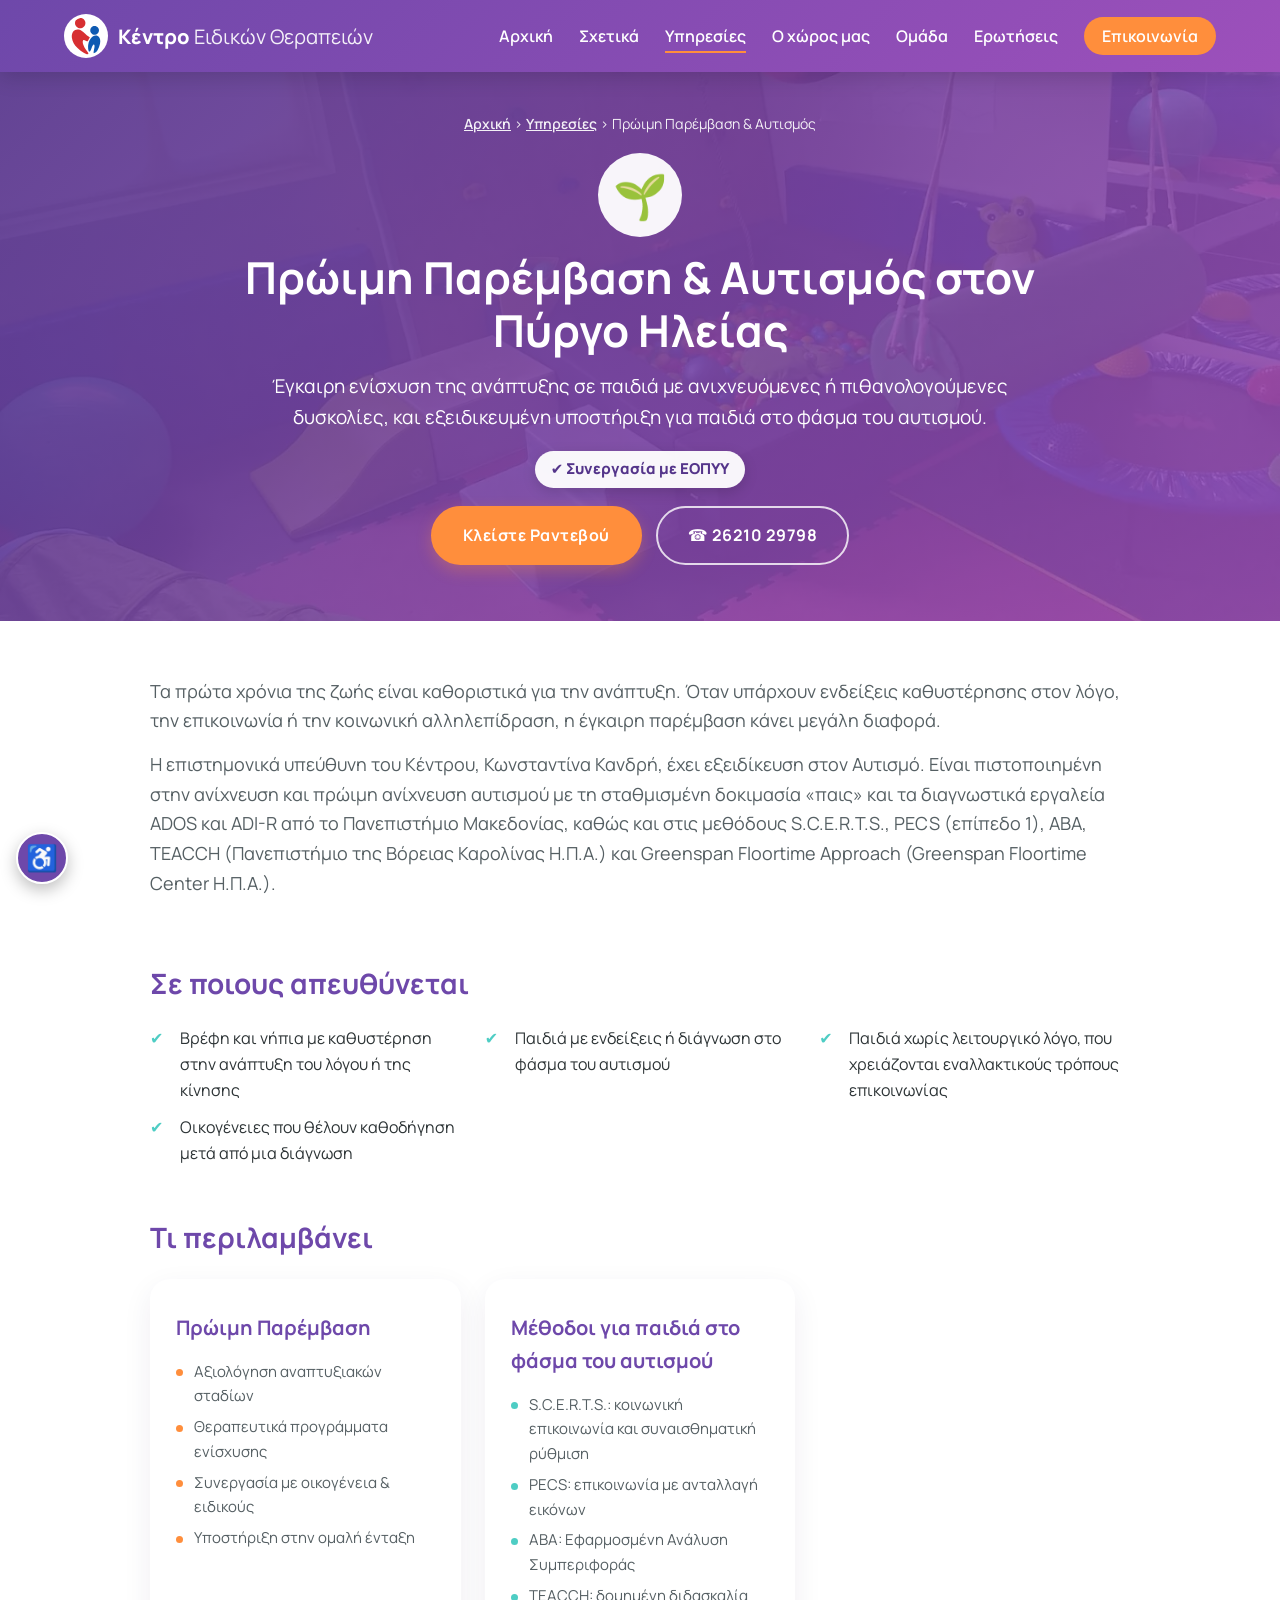
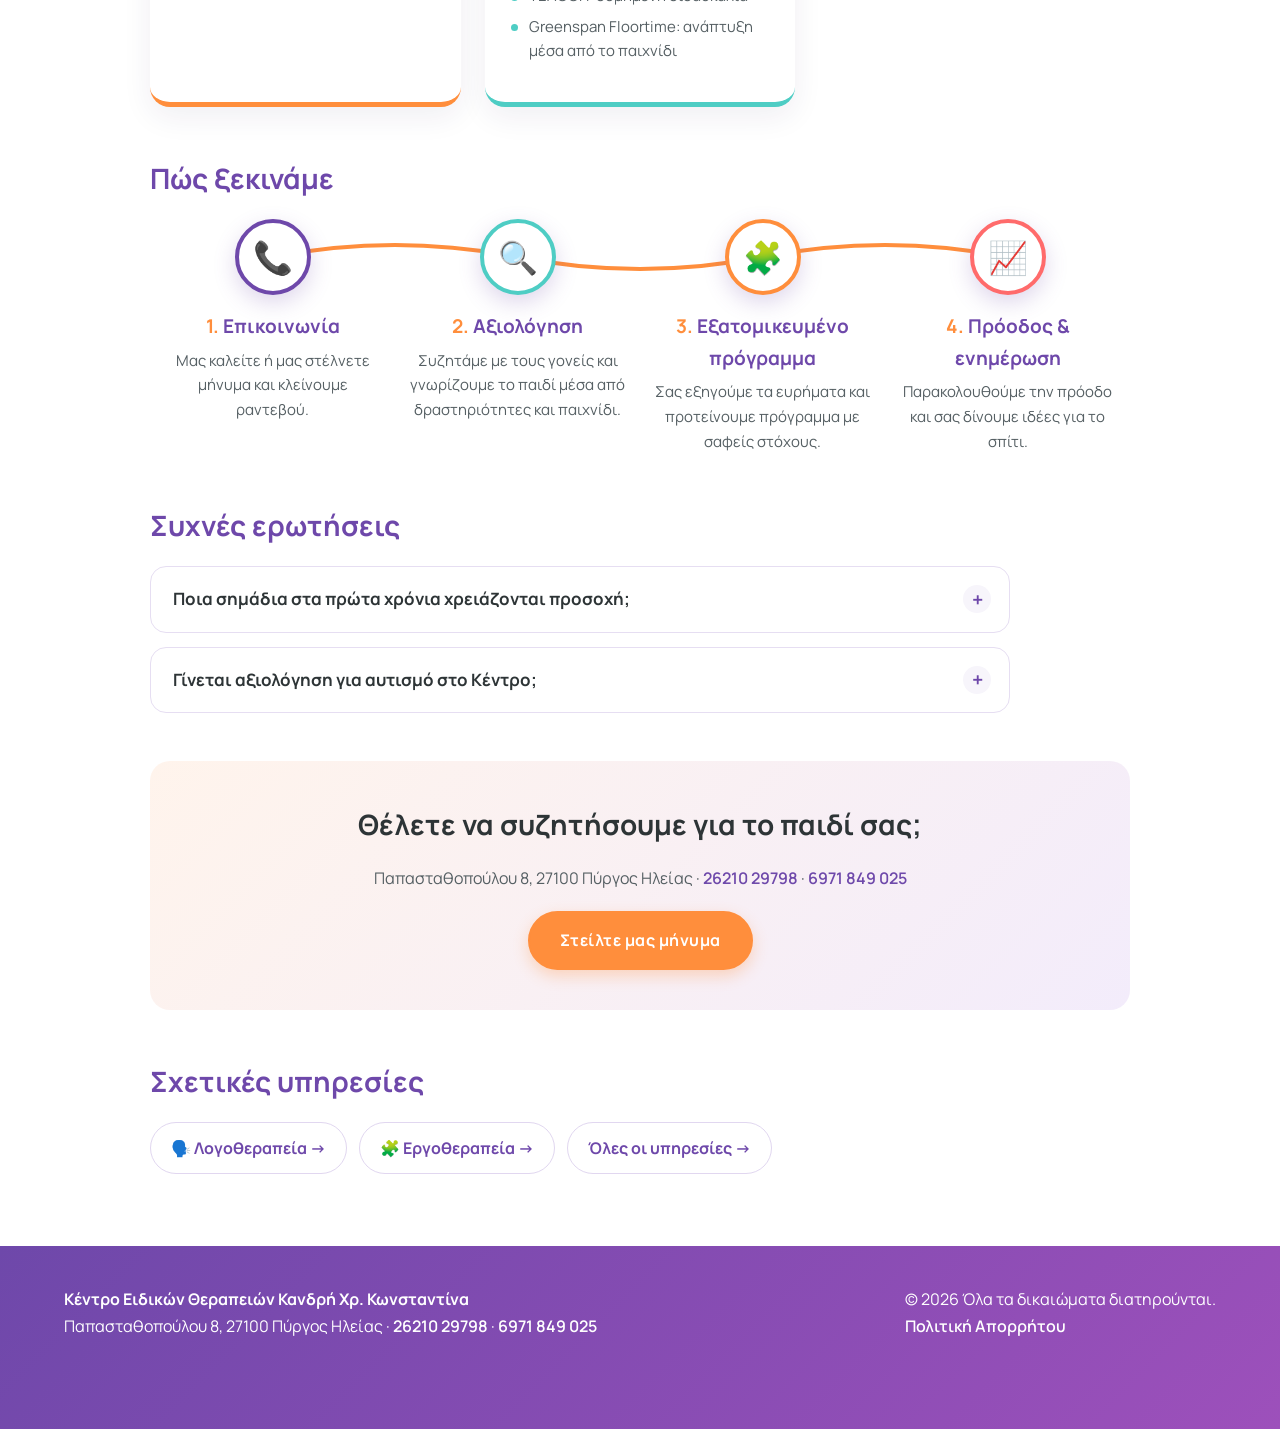
<file: proimi-paremvasi-autismos/index.html>
<!DOCTYPE html>
<html lang="el">
<head>
  <!-- Παράγεται από το tools/build_services.py. Για αλλαγές επεξεργαστείτε το tools/services_content.py. -->
  <meta charset="UTF-8">
  <meta name="viewport" content="width=device-width, initial-scale=1">
  <title>Πρώιμη Παρέμβαση &amp; Αυτισμός στον Πύργο Ηλείας | Κέντρο Ειδικών Θεραπειών Κανδρή</title>
  <meta name="description" content="Πρώιμη παρέμβαση και υποστήριξη παιδιών στο φάσμα του αυτισμού στον Πύργο Ηλείας. Πιστοποιήσεις ADOS, ADI-R, PECS, ABA, TEACCH, S.C.E.R.T.S., Greenspan Floortime.">
  <meta name="theme-color" content="#6e48aa">
  <link rel="canonical" href="https://logotherapeia-pyrgos.gr/proimi-paremvasi-autismos/">
  <meta property="og:type" content="website">
  <meta property="og:locale" content="el_GR">
  <meta property="og:site_name" content="Κέντρο Ειδικών Θεραπειών Κανδρή Χρ. Κωνσταντίνα">
  <meta property="og:url" content="https://logotherapeia-pyrgos.gr/proimi-paremvasi-autismos/">
  <meta property="og:title" content="Πρώιμη Παρέμβαση &amp; Αυτισμός στον Πύργο Ηλείας">
  <meta property="og:description" content="Πρώιμη παρέμβαση και υποστήριξη παιδιών στο φάσμα του αυτισμού στον Πύργο Ηλείας. Πιστοποιήσεις ADOS, ADI-R, PECS, ABA, TEACCH, S.C.E.R.T.S., Greenspan Floortime.">
  <meta property="og:image" content="https://logotherapeia-pyrgos.gr/assets/og-image.jpg">
  <meta property="og:image:width" content="1200">
  <meta property="og:image:height" content="630">
  <meta name="twitter:card" content="summary_large_image">
  <link rel="icon" href="/assets/favicon.ico" sizes="any">
  <link rel="icon" href="/assets/logo.svg" type="image/svg+xml">
  <link rel="apple-touch-icon" href="/assets/apple-touch-icon.png">
  <link rel="preconnect" href="https://fonts.googleapis.com">
  <link rel="preconnect" href="https://fonts.gstatic.com" crossorigin>
  <link rel="stylesheet" href="https://fonts.googleapis.com/css2?family=Manrope:wght@400;500;600;700;800&display=swap">
  <link rel="stylesheet" href="/css/style.css">
  <link rel="stylesheet" href="/css/accessibility.css">
  <script type="application/ld+json">
[
  {
    "@context": "https://schema.org",
    "@type": "BreadcrumbList",
    "itemListElement": [
      {
        "@type": "ListItem",
        "position": 1,
        "name": "Αρχική",
        "item": "https://logotherapeia-pyrgos.gr/"
      },
      {
        "@type": "ListItem",
        "position": 2,
        "name": "Πρώιμη Παρέμβαση & Αυτισμός",
        "item": "https://logotherapeia-pyrgos.gr/proimi-paremvasi-autismos/"
      }
    ]
  },
  {
    "@context": "https://schema.org",
    "@type": "MedicalTherapy",
    "name": "Πρώιμη Παρέμβαση & Αυτισμός στον Πύργο Ηλείας",
    "description": "Πρώιμη παρέμβαση και υποστήριξη παιδιών στο φάσμα του αυτισμού στον Πύργο Ηλείας. Πιστοποιήσεις ADOS, ADI-R, PECS, ABA, TEACCH, S.C.E.R.T.S., Greenspan Floortime.",
    "url": "https://logotherapeia-pyrgos.gr/proimi-paremvasi-autismos/",
    "provider": {
      "@type": "MedicalClinic",
      "name": "Κέντρο Ειδικών Θεραπειών Κανδρή Χρ. Κωνσταντίνα",
      "url": "https://logotherapeia-pyrgos.gr/",
      "telephone": "+302621029798",
      "address": {
        "@type": "PostalAddress",
        "streetAddress": "Παπασταθοπούλου 8",
        "addressLocality": "Πύργος",
        "addressRegion": "Ηλεία",
        "postalCode": "27100",
        "addressCountry": "GR"
      }
    }
  },
  {
    "@context": "https://schema.org",
    "@type": "FAQPage",
    "mainEntity": [
      {
        "@type": "Question",
        "name": "Ποια σημάδια στα πρώτα χρόνια χρειάζονται προσοχή;",
        "acceptedAnswer": {
          "@type": "Answer",
          "text": "Ενδεικτικά: το παιδί δεν ανταποκρίνεται στο όνομά του, αποφεύγει τη βλεμματική επαφή, δεν δείχνει με το δάχτυλο, δεν λέει λέξεις γύρω στους 18 μήνες ή χάνει δεξιότητες που είχε. Αν τα παρατηρείτε, συζητήστε το με τον παιδίατρό σας και ζητήστε αξιολόγηση."
        }
      },
      {
        "@type": "Question",
        "name": "Γίνεται αξιολόγηση για αυτισμό στο Κέντρο;",
        "acceptedAnswer": {
          "@type": "Answer",
          "text": "Η υπεύθυνη του Κέντρου είναι πιστοποιημένη στα εργαλεία ADOS και ADI-R και στη δοκιμασία «παις» για την ανίχνευση αυτισμού. Επικοινωνήστε μαζί μας για να συζητήσουμε τι χρειάζεται το παιδί σας."
        }
      }
    ]
  }
]
  </script>
</head>
<body>
  <a class="skip-link" href="#main">Μετάβαση στο περιεχόμενο</a>
  <header id="header" class="site-header scrolled">
    <div class="container header-content">
      <a href="/" class="logo">
        <picture><source media="(prefers-reduced-motion: reduce)" srcset="/assets/logo.svg"><img src="/assets/logo-animated.svg" alt="" width="44" height="44"></picture>
        <span class="logo-text">Κέντρο <span class="logo-highlight">Ειδικών Θεραπειών</span></span>
      </a>
      <button class="mobile-menu-btn" id="mobile-btn" aria-controls="nav-list" aria-expanded="false" aria-label="Μενού">
        <span></span><span></span><span></span>
      </button>
      <nav aria-label="Κύριο μενού">
        <ul id="nav-list">
          <li><a href="/">Αρχική</a></li>
          <li><a href="/#about">Σχετικά</a></li>
          <li><a href="/#services" class="active">Υπηρεσίες</a></li>
          <li><a href="/#space">Ο χώρος μας</a></li>
          <li><a href="/#team">Ομάδα</a></li>
          <li><a href="/#faq">Ερωτήσεις</a></li>
          <li><a href="/#contact" class="nav-cta">Επικοινωνία</a></li>
        </ul>
      </nav>
    </div>
  </header>

  <main id="main">
    <section class="svc-hero">
      <div class="container">
        <nav class="breadcrumbs" aria-label="Διαδρομή"><a href="/">Αρχική</a> › <a href="/#services">Υπηρεσίες</a> › <span aria-current="page">Πρώιμη Παρέμβαση &amp; Αυτισμός</span></nav>
        <div class="svc-hero-icon" aria-hidden="true">🌱</div>
        <h1>Πρώιμη Παρέμβαση &amp; Αυτισμός στον Πύργο Ηλείας</h1>
        <p class="svc-lead">Έγκαιρη ενίσχυση της ανάπτυξης σε παιδιά με ανιχνευόμενες ή πιθανολογούμενες δυσκολίες, και εξειδικευμένη υποστήριξη για παιδιά στο φάσμα του αυτισμού.</p>
        <p class="hero-badge">✔ Συνεργασία με ΕΟΠΥΥ</p>
        <div class="hero-actions">
          <a href="/#contact" class="btn">Κλείστε Ραντεβού</a>
          <a href="tel:+302621029798" class="btn btn-ghost">☎️ 26210 29798</a>
        </div>
      </div>
    </section>

    <div class="container svc-body">
      <section class="svc-section svc-intro">
        <p>Τα πρώτα χρόνια της ζωής είναι καθοριστικά για την ανάπτυξη. Όταν υπάρχουν ενδείξεις καθυστέρησης στον λόγο, την επικοινωνία ή την κοινωνική αλληλεπίδραση, η έγκαιρη παρέμβαση κάνει μεγάλη διαφορά.</p>
        <p>Η επιστημονικά υπεύθυνη του Κέντρου, Κωνσταντίνα Κανδρή, έχει εξειδίκευση στον Αυτισμό. Είναι πιστοποιημένη στην ανίχνευση και πρώιμη ανίχνευση αυτισμού με τη σταθμισμένη δοκιμασία «παις» και τα διαγνωστικά εργαλεία ADOS και ADI-R από το Πανεπιστήμιο Μακεδονίας, καθώς και στις μεθόδους S.C.E.R.T.S., PECS (επίπεδο 1), ABA, TEACCH (Πανεπιστήμιο της Βόρειας Καρολίνας Η.Π.Α.) και Greenspan Floortime Approach (Greenspan Floortime Center Η.Π.Α.).</p>
      </section>

      <section class="svc-section">
        <h2>Σε ποιους απευθύνεται</h2>
        <ul class="svc-check">
          <li>Βρέφη και νήπια με καθυστέρηση στην ανάπτυξη του λόγου ή της κίνησης</li>
          <li>Παιδιά με ενδείξεις ή διάγνωση στο φάσμα του αυτισμού</li>
          <li>Παιδιά χωρίς λειτουργικό λόγο, που χρειάζονται εναλλακτικούς τρόπους επικοινωνίας</li>
          <li>Οικογένειες που θέλουν καθοδήγηση μετά από μια διάγνωση</li>
        </ul>
      </section>

      <section class="svc-section">
        <h2>Τι περιλαμβάνει</h2>
        <div class="services-grid">
          <article class="service-card">
            <h3>Πρώιμη Παρέμβαση</h3>
            <ul>
              <li>Αξιολόγηση αναπτυξιακών σταδίων</li>
              <li>Θεραπευτικά προγράμματα ενίσχυσης</li>
              <li>Συνεργασία με οικογένεια &amp; ειδικούς</li>
              <li>Υποστήριξη στην ομαλή ένταξη</li>
            </ul>
          </article>
          <article class="service-card">
            <h3>Μέθοδοι για παιδιά στο φάσμα του αυτισμού</h3>
            <ul>
              <li>S.C.E.R.T.S.: κοινωνική επικοινωνία και συναισθηματική ρύθμιση</li>
              <li>PECS: επικοινωνία με ανταλλαγή εικόνων</li>
              <li>ABA: Εφαρμοσμένη Ανάλυση Συμπεριφοράς</li>
              <li>TEACCH: δομημένη διδασκαλία</li>
              <li>Greenspan Floortime: ανάπτυξη μέσα από το παιχνίδι</li>
            </ul>
          </article>
        </div>
      </section>

      <section class="svc-section">
        <h2>Πώς ξεκινάμε</h2>
        <ol class="journey" data-journey>
          <svg class="journey-path" viewBox="0 0 1000 40" preserveAspectRatio="none" aria-hidden="true" focusable="false"><path pathLength="1" d="M125 20 Q250 -4 375 20 T625 20 T875 20"/></svg>
          <li class="journey-step">
            <span class="journey-dot" aria-hidden="true">📞</span>
            <h3><span class="journey-num">1.</span> Επικοινωνία</h3>
            <p>Μας καλείτε ή μας στέλνετε μήνυμα και κλείνουμε ραντεβού.</p>
          </li>
          <li class="journey-step">
            <span class="journey-dot" aria-hidden="true">🔍</span>
            <h3><span class="journey-num">2.</span> Αξιολόγηση</h3>
            <p>Συζητάμε με τους γονείς και γνωρίζουμε το παιδί μέσα από δραστηριότητες και παιχνίδι.</p>
          </li>
          <li class="journey-step">
            <span class="journey-dot" aria-hidden="true">🧩</span>
            <h3><span class="journey-num">3.</span> Εξατομικευμένο πρόγραμμα</h3>
            <p>Σας εξηγούμε τα ευρήματα και προτείνουμε πρόγραμμα με σαφείς στόχους.</p>
          </li>
          <li class="journey-step">
            <span class="journey-dot" aria-hidden="true">📈</span>
            <h3><span class="journey-num">4.</span> Πρόοδος &amp; ενημέρωση</h3>
            <p>Παρακολουθούμε την πρόοδο και σας δίνουμε ιδέες για το σπίτι.</p>
          </li>
        </ol>
      </section>

      <section class="svc-section">
        <h2>Συχνές ερωτήσεις</h2>
        <div class="faq-list svc-faq">
          <details class="faq-item">
            <summary>Ποια σημάδια στα πρώτα χρόνια χρειάζονται προσοχή;</summary>
            <div class="faq-answer"><p>Ενδεικτικά: το παιδί δεν ανταποκρίνεται στο όνομά του, αποφεύγει τη βλεμματική επαφή, δεν δείχνει με το δάχτυλο, δεν λέει λέξεις γύρω στους 18 μήνες ή χάνει δεξιότητες που είχε. Αν τα παρατηρείτε, συζητήστε το με τον παιδίατρό σας και ζητήστε αξιολόγηση.</p></div>
          </details>
          <details class="faq-item">
            <summary>Γίνεται αξιολόγηση για αυτισμό στο Κέντρο;</summary>
            <div class="faq-answer"><p>Η υπεύθυνη του Κέντρου είναι πιστοποιημένη στα εργαλεία ADOS και ADI-R και στη δοκιμασία «παις» για την ανίχνευση αυτισμού. Επικοινωνήστε μαζί μας για να συζητήσουμε τι χρειάζεται το παιδί σας.</p></div>
          </details>
        </div>
      </section>

      <section class="svc-section svc-cta">
        <h2>Θέλετε να συζητήσουμε για το παιδί σας;</h2>
        <p>Παπασταθοπούλου 8, 27100 Πύργος Ηλείας · <a href="tel:+302621029798">26210 29798</a> · <a href="tel:+306971849025">6971 849 025</a></p>
        <a href="/#contact" class="btn">Στείλτε μας μήνυμα</a>
      </section>

      <section class="svc-section">
        <h2>Σχετικές υπηρεσίες</h2>
        <div class="svc-related">
          <a class="svc-related-card" href="/logotherapeia/"><span aria-hidden="true">🗣️</span> Λογοθεραπεία →</a>
          <a class="svc-related-card" href="/ergotherapeia/"><span aria-hidden="true">🧩</span> Εργοθεραπεία →</a>
          <a class="svc-related-card" href="/#services">Όλες οι υπηρεσίες →</a>
        </div>
      </section>
    </div>
  </main>

  <footer>
    <div class="container footer-content">
      <p><strong>Κέντρο Ειδικών Θεραπειών Κανδρή Χρ. Κωνσταντίνα</strong><br>Παπασταθοπούλου 8, 27100 Πύργος Ηλείας · <a href="tel:+302621029798">26210 29798</a> · <a href="tel:+306971849025">6971 849 025</a></p>
      <p>© <span id="year">2026</span> Όλα τα δικαιώματα διατηρούνται.<br>
        <a href="/privacy.html">Πολιτική Απορρήτου</a>
        <button type="button" id="cookie-settings" class="link-btn">· Ρυθμίσεις cookies</button>
      </p>
    </div>
  </footer>

  <div id="cookie-banner" class="cookie-banner" role="dialog" aria-live="polite" aria-label="Cookies" hidden>
    <p>Χρησιμοποιούμε cookies του Google Analytics για να μετράμε ανώνυμα την επισκεψιμότητα, μόνο αν το αποδεχτείτε. <a href="/privacy.html">Περισσότερα</a></p>
    <div class="cookie-actions">
      <button type="button" class="btn btn-small btn-outline" data-consent="reject">Απόρριψη</button>
      <button type="button" class="btn btn-small" data-consent="accept">Αποδοχή</button>
    </div>
  </div>

  <a href="tel:+306971849025" class="call-fab" aria-label="Κλήση: 6971 849 025">☎️</a>

  <div id="a11y-toolbar" role="region" aria-label="Εργαλειοθήκη Προσβασιμότητας">
    <button id="a11y-toggle" aria-controls="a11y-panel" aria-expanded="false" title="Ρυθμίσεις προσβασιμότητας" aria-label="Ρυθμίσεις προσβασιμότητας">♿</button>
    <div id="a11y-panel" hidden>
      <ul>
        <li><button type="button" data-a11y="font-up" title="Μεγέθυνση γραμματοσειράς">A+</button></li>
        <li><button type="button" data-a11y="font-down" title="Σμίκρυνση γραμματοσειράς">A-</button></li>
        <li><button type="button" data-a11y="gray-mode" title="Γκρι κλίμακα">⚫ Γκρι</button></li>
        <li><button type="button" data-a11y="high-contrast" title="Υψηλή αντίθεση">🌗 Αντίθεση</button></li>
        <li><button type="button" data-a11y="invert-mode" title="Αντιστροφή χρωμάτων">🔃 Αντιστροφή</button></li>
        <li><button type="button" data-a11y="underline-links" title="Υπογράμμιση συνδέσμων">_Σύνδεσμοι_</button></li>
        <li><button type="button" data-a11y="legible-mode" title="Ευαναγνωσία κειμένου">🔡 Ευαναγνωσία</button></li>
        <li><button type="button" data-a11y="reset" title="Επαναφορά ρυθμίσεων">↺ Επαναφορά</button></li>
      </ul>
    </div>
  </div>

  <script src="/js/config.js"></script>
  <script src="/js/page.js" defer></script>
  <script src="/js/journey.js" defer></script>
  <script src="/js/consent.js" defer></script>
  <script src="/js/accessibility.js" defer></script>
  <script src="/js/fab.js" defer></script>
</body>
</html>
</file>
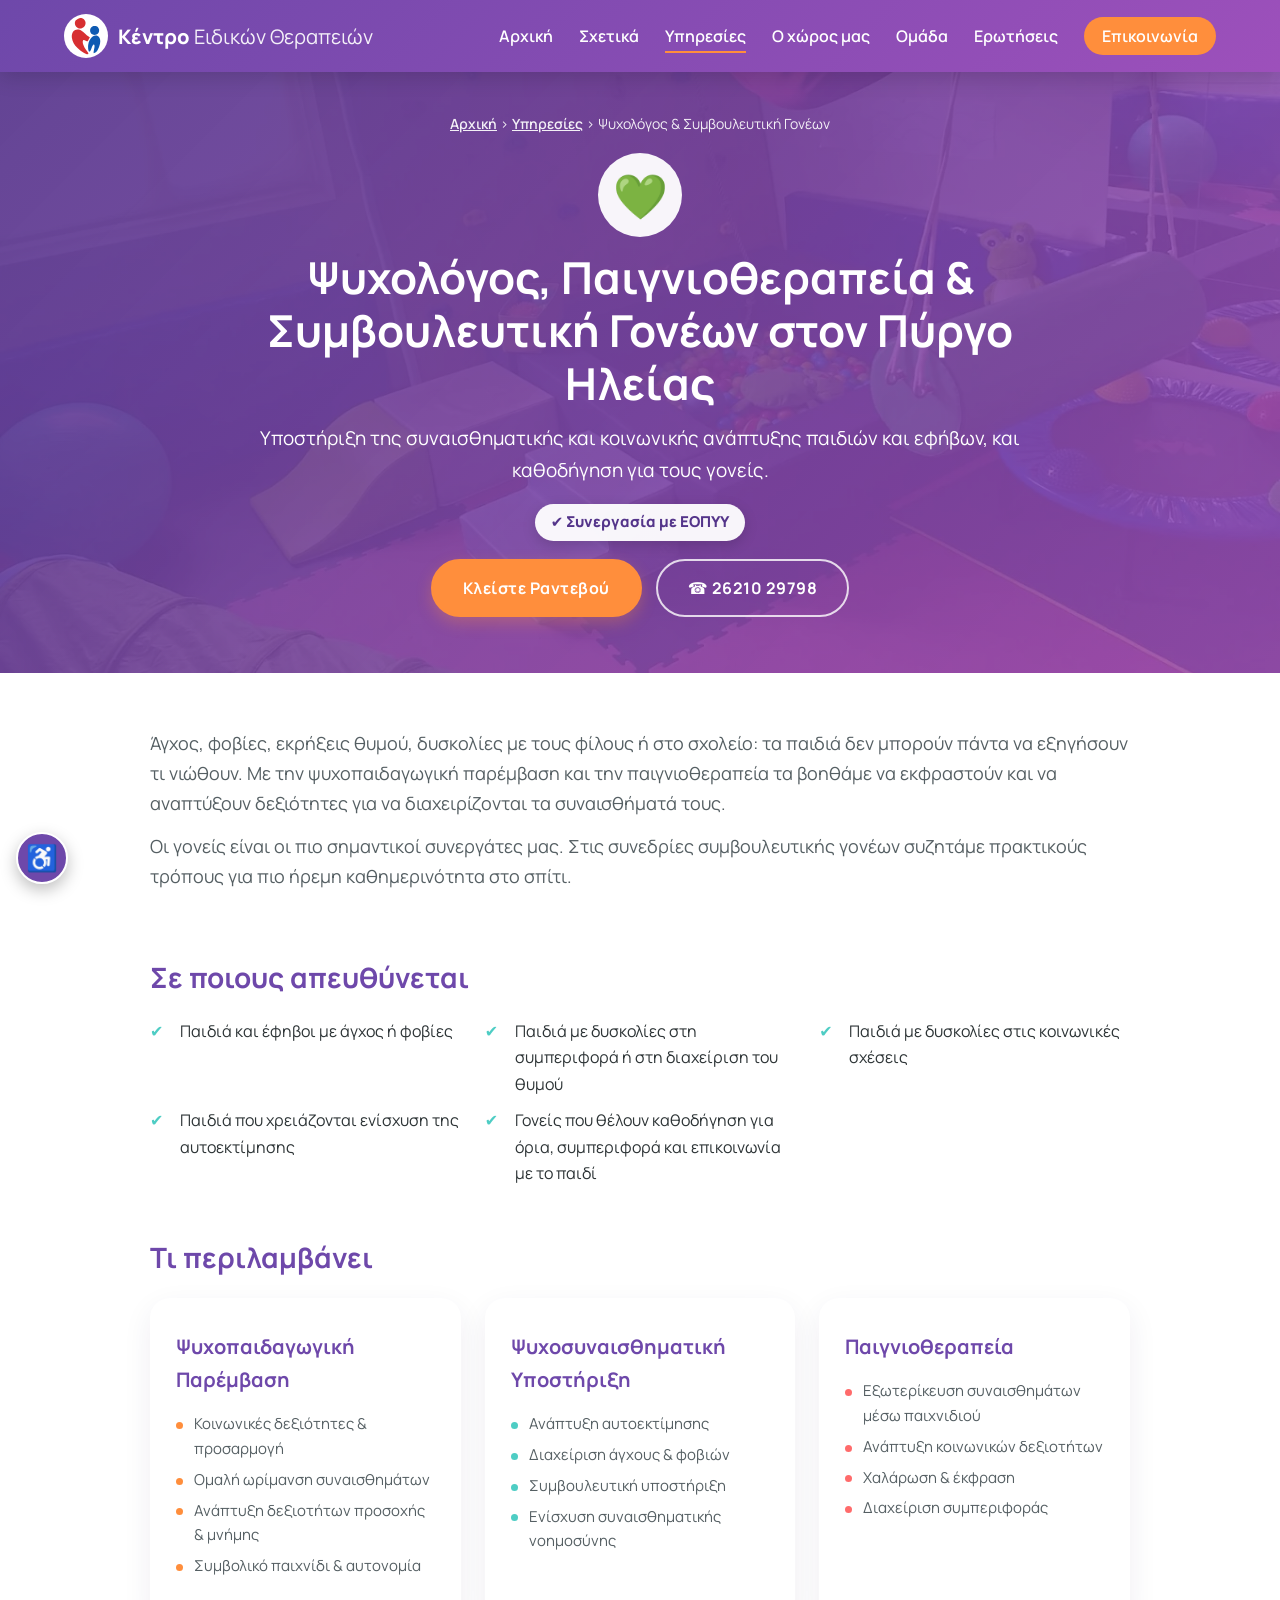
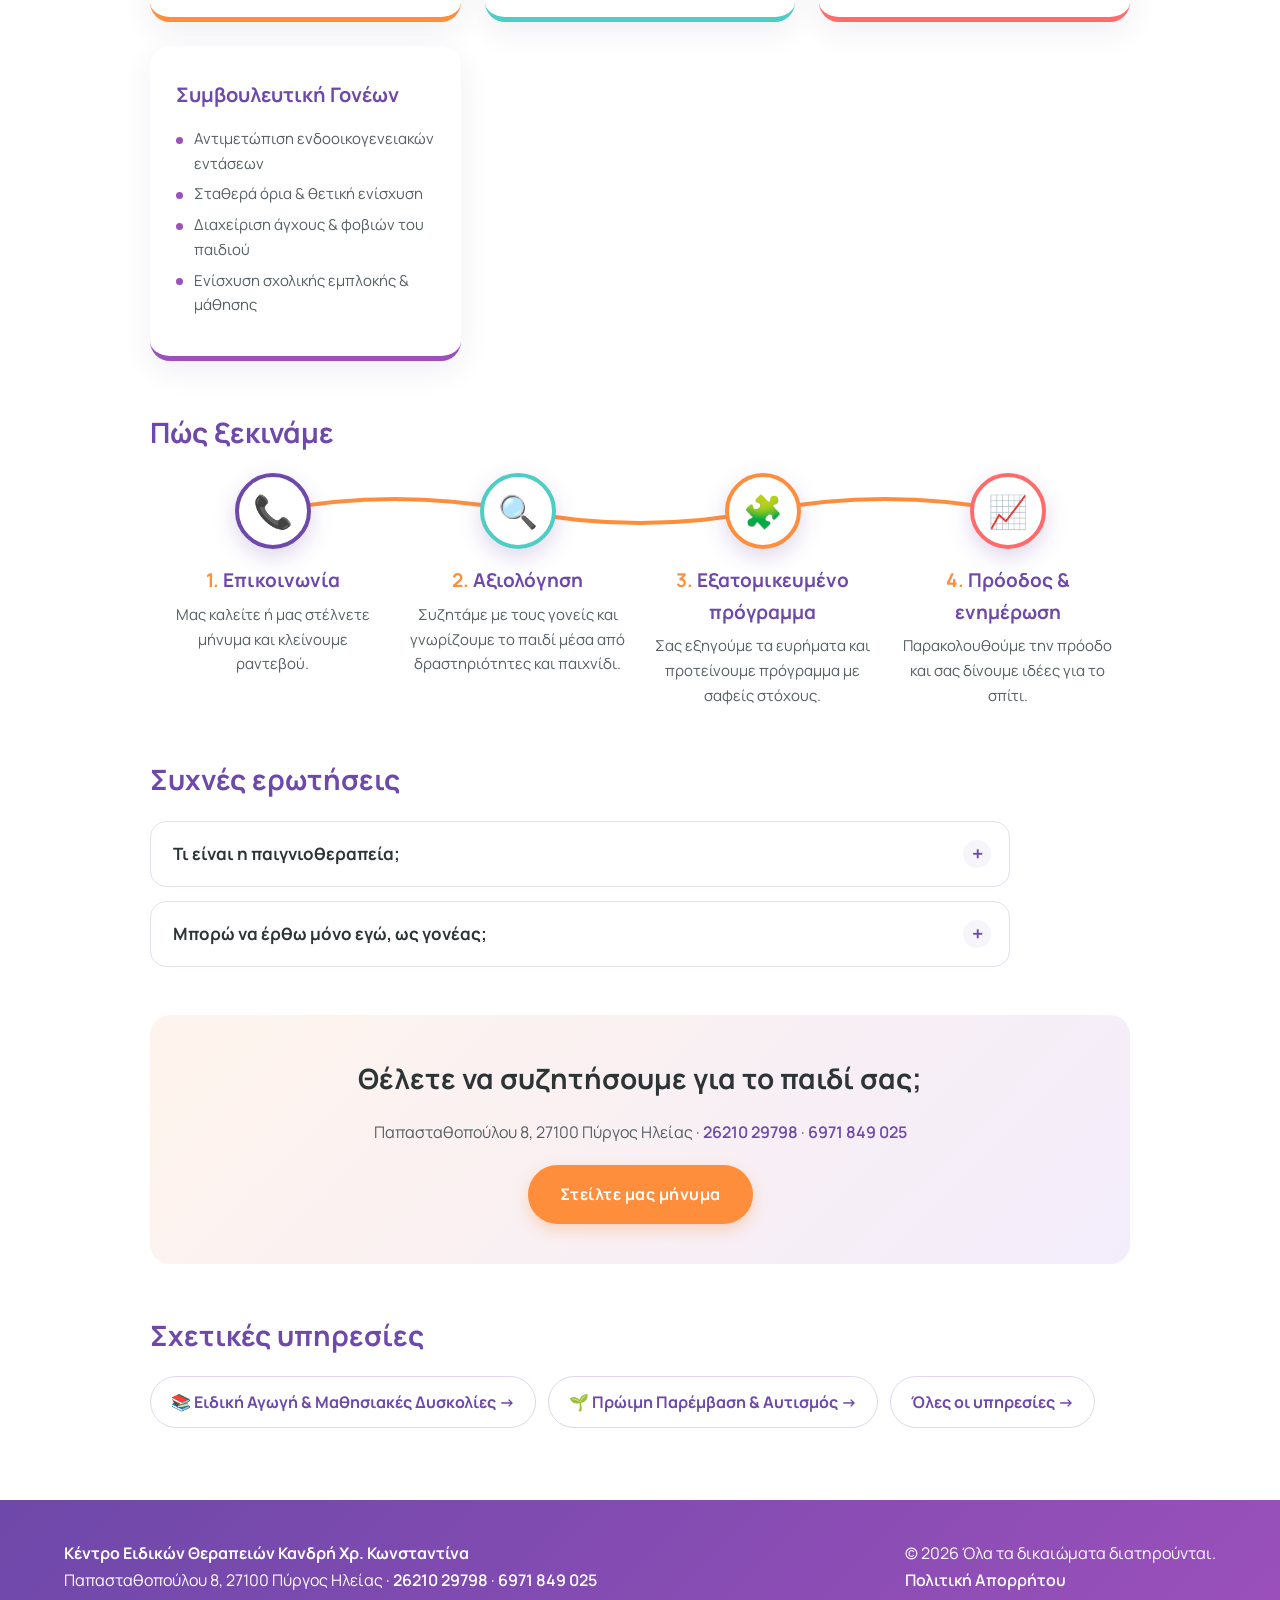
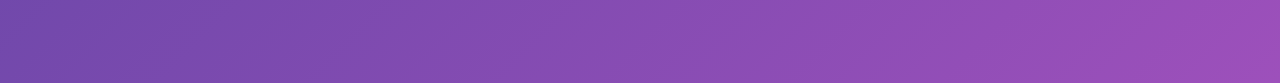
<file: psychologos/index.html>
<!DOCTYPE html>
<html lang="el">
<head>
  <!-- Παράγεται από το tools/build_services.py. Για αλλαγές επεξεργαστείτε το tools/services_content.py. -->
  <meta charset="UTF-8">
  <meta name="viewport" content="width=device-width, initial-scale=1">
  <title>Ψυχολόγος, Παιγνιοθεραπεία &amp; Συμβουλευτική Γονέων στον Πύργο Ηλείας | Κέντρο Ειδικών Θεραπειών Κανδρή</title>
  <meta name="description" content="Ψυχοπαιδαγωγική παρέμβαση, ψυχοσυναισθηματική υποστήριξη, παιγνιοθεραπεία και συμβουλευτική γονέων για παιδιά και εφήβους στον Πύργο Ηλείας.">
  <meta name="theme-color" content="#6e48aa">
  <link rel="canonical" href="https://logotherapeia-pyrgos.gr/psychologos/">
  <meta property="og:type" content="website">
  <meta property="og:locale" content="el_GR">
  <meta property="og:site_name" content="Κέντρο Ειδικών Θεραπειών Κανδρή Χρ. Κωνσταντίνα">
  <meta property="og:url" content="https://logotherapeia-pyrgos.gr/psychologos/">
  <meta property="og:title" content="Ψυχολόγος, Παιγνιοθεραπεία &amp; Συμβουλευτική Γονέων στον Πύργο Ηλείας">
  <meta property="og:description" content="Ψυχοπαιδαγωγική παρέμβαση, ψυχοσυναισθηματική υποστήριξη, παιγνιοθεραπεία και συμβουλευτική γονέων για παιδιά και εφήβους στον Πύργο Ηλείας.">
  <meta property="og:image" content="https://logotherapeia-pyrgos.gr/assets/og-image.jpg">
  <meta property="og:image:width" content="1200">
  <meta property="og:image:height" content="630">
  <meta name="twitter:card" content="summary_large_image">
  <link rel="icon" href="/assets/favicon.ico" sizes="any">
  <link rel="icon" href="/assets/logo.svg" type="image/svg+xml">
  <link rel="apple-touch-icon" href="/assets/apple-touch-icon.png">
  <link rel="preconnect" href="https://fonts.googleapis.com">
  <link rel="preconnect" href="https://fonts.gstatic.com" crossorigin>
  <link rel="stylesheet" href="https://fonts.googleapis.com/css2?family=Manrope:wght@400;500;600;700;800&display=swap">
  <link rel="stylesheet" href="/css/style.css">
  <link rel="stylesheet" href="/css/accessibility.css">
  <script type="application/ld+json">
[
  {
    "@context": "https://schema.org",
    "@type": "BreadcrumbList",
    "itemListElement": [
      {
        "@type": "ListItem",
        "position": 1,
        "name": "Αρχική",
        "item": "https://logotherapeia-pyrgos.gr/"
      },
      {
        "@type": "ListItem",
        "position": 2,
        "name": "Ψυχολόγος & Συμβουλευτική Γονέων",
        "item": "https://logotherapeia-pyrgos.gr/psychologos/"
      }
    ]
  },
  {
    "@context": "https://schema.org",
    "@type": "MedicalTherapy",
    "name": "Ψυχολόγος, Παιγνιοθεραπεία & Συμβουλευτική Γονέων στον Πύργο Ηλείας",
    "description": "Ψυχοπαιδαγωγική παρέμβαση, ψυχοσυναισθηματική υποστήριξη, παιγνιοθεραπεία και συμβουλευτική γονέων για παιδιά και εφήβους στον Πύργο Ηλείας.",
    "url": "https://logotherapeia-pyrgos.gr/psychologos/",
    "provider": {
      "@type": "MedicalClinic",
      "name": "Κέντρο Ειδικών Θεραπειών Κανδρή Χρ. Κωνσταντίνα",
      "url": "https://logotherapeia-pyrgos.gr/",
      "telephone": "+302621029798",
      "address": {
        "@type": "PostalAddress",
        "streetAddress": "Παπασταθοπούλου 8",
        "addressLocality": "Πύργος",
        "addressRegion": "Ηλεία",
        "postalCode": "27100",
        "addressCountry": "GR"
      }
    }
  },
  {
    "@context": "https://schema.org",
    "@type": "FAQPage",
    "mainEntity": [
      {
        "@type": "Question",
        "name": "Τι είναι η παιγνιοθεραπεία;",
        "acceptedAnswer": {
          "@type": "Answer",
          "text": "Είναι η θεραπευτική αξιοποίηση του παιχνιδιού. Τα παιδιά εκφράζουν μέσα από το παιχνίδι όσα δυσκολεύονται να πουν με λόγια, και έτσι ενισχύεται η συναισθηματική και κοινωνική τους εξέλιξη."
        }
      },
      {
        "@type": "Question",
        "name": "Μπορώ να έρθω μόνο εγώ, ως γονέας;",
        "acceptedAnswer": {
          "@type": "Answer",
          "text": "Ναι. Οι συνεδρίες συμβουλευτικής γονέων απευθύνονται στους γονείς, με ή χωρίς παράλληλη υποστήριξη του παιδιού."
        }
      }
    ]
  }
]
  </script>
</head>
<body>
  <a class="skip-link" href="#main">Μετάβαση στο περιεχόμενο</a>
  <header id="header" class="site-header scrolled">
    <div class="container header-content">
      <a href="/" class="logo">
        <picture><source media="(prefers-reduced-motion: reduce)" srcset="/assets/logo.svg"><img src="/assets/logo-animated.svg" alt="" width="44" height="44"></picture>
        <span class="logo-text">Κέντρο <span class="logo-highlight">Ειδικών Θεραπειών</span></span>
      </a>
      <button class="mobile-menu-btn" id="mobile-btn" aria-controls="nav-list" aria-expanded="false" aria-label="Μενού">
        <span></span><span></span><span></span>
      </button>
      <nav aria-label="Κύριο μενού">
        <ul id="nav-list">
          <li><a href="/">Αρχική</a></li>
          <li><a href="/#about">Σχετικά</a></li>
          <li><a href="/#services" class="active">Υπηρεσίες</a></li>
          <li><a href="/#space">Ο χώρος μας</a></li>
          <li><a href="/#team">Ομάδα</a></li>
          <li><a href="/#faq">Ερωτήσεις</a></li>
          <li><a href="/#contact" class="nav-cta">Επικοινωνία</a></li>
        </ul>
      </nav>
    </div>
  </header>

  <main id="main">
    <section class="svc-hero">
      <div class="container">
        <nav class="breadcrumbs" aria-label="Διαδρομή"><a href="/">Αρχική</a> › <a href="/#services">Υπηρεσίες</a> › <span aria-current="page">Ψυχολόγος &amp; Συμβουλευτική Γονέων</span></nav>
        <div class="svc-hero-icon" aria-hidden="true">💚</div>
        <h1>Ψυχολόγος, Παιγνιοθεραπεία &amp; Συμβουλευτική Γονέων στον Πύργο Ηλείας</h1>
        <p class="svc-lead">Υποστήριξη της συναισθηματικής και κοινωνικής ανάπτυξης παιδιών και εφήβων, και καθοδήγηση για τους γονείς.</p>
        <p class="hero-badge">✔ Συνεργασία με ΕΟΠΥΥ</p>
        <div class="hero-actions">
          <a href="/#contact" class="btn">Κλείστε Ραντεβού</a>
          <a href="tel:+302621029798" class="btn btn-ghost">☎️ 26210 29798</a>
        </div>
      </div>
    </section>

    <div class="container svc-body">
      <section class="svc-section svc-intro">
        <p>Άγχος, φοβίες, εκρήξεις θυμού, δυσκολίες με τους φίλους ή στο σχολείο: τα παιδιά δεν μπορούν πάντα να εξηγήσουν τι νιώθουν. Με την ψυχοπαιδαγωγική παρέμβαση και την παιγνιοθεραπεία τα βοηθάμε να εκφραστούν και να αναπτύξουν δεξιότητες για να διαχειρίζονται τα συναισθήματά τους.</p>
        <p>Οι γονείς είναι οι πιο σημαντικοί συνεργάτες μας. Στις συνεδρίες συμβουλευτικής γονέων συζητάμε πρακτικούς τρόπους για πιο ήρεμη καθημερινότητα στο σπίτι.</p>
      </section>

      <section class="svc-section">
        <h2>Σε ποιους απευθύνεται</h2>
        <ul class="svc-check">
          <li>Παιδιά και έφηβοι με άγχος ή φοβίες</li>
          <li>Παιδιά με δυσκολίες στη συμπεριφορά ή στη διαχείριση του θυμού</li>
          <li>Παιδιά με δυσκολίες στις κοινωνικές σχέσεις</li>
          <li>Παιδιά που χρειάζονται ενίσχυση της αυτοεκτίμησης</li>
          <li>Γονείς που θέλουν καθοδήγηση για όρια, συμπεριφορά και επικοινωνία με το παιδί</li>
        </ul>
      </section>

      <section class="svc-section">
        <h2>Τι περιλαμβάνει</h2>
        <div class="services-grid">
          <article class="service-card">
            <h3>Ψυχοπαιδαγωγική Παρέμβαση</h3>
            <ul>
              <li>Κοινωνικές δεξιότητες &amp; προσαρμογή</li>
              <li>Ομαλή ωρίμανση συναισθημάτων</li>
              <li>Ανάπτυξη δεξιοτήτων προσοχής &amp; μνήμης</li>
              <li>Συμβολικό παιχνίδι &amp; αυτονομία</li>
            </ul>
          </article>
          <article class="service-card">
            <h3>Ψυχοσυναισθηματική Υποστήριξη</h3>
            <ul>
              <li>Ανάπτυξη αυτοεκτίμησης</li>
              <li>Διαχείριση άγχους &amp; φοβιών</li>
              <li>Συμβουλευτική υποστήριξη</li>
              <li>Ενίσχυση συναισθηματικής νοημοσύνης</li>
            </ul>
          </article>
          <article class="service-card">
            <h3>Παιγνιοθεραπεία</h3>
            <ul>
              <li>Εξωτερίκευση συναισθημάτων μέσω παιχνιδιού</li>
              <li>Ανάπτυξη κοινωνικών δεξιοτήτων</li>
              <li>Χαλάρωση &amp; έκφραση</li>
              <li>Διαχείριση συμπεριφοράς</li>
            </ul>
          </article>
          <article class="service-card">
            <h3>Συμβουλευτική Γονέων</h3>
            <ul>
              <li>Αντιμετώπιση ενδοοικογενειακών εντάσεων</li>
              <li>Σταθερά όρια &amp; θετική ενίσχυση</li>
              <li>Διαχείριση άγχους &amp; φοβιών του παιδιού</li>
              <li>Ενίσχυση σχολικής εμπλοκής &amp; μάθησης</li>
            </ul>
          </article>
        </div>
      </section>

      <section class="svc-section">
        <h2>Πώς ξεκινάμε</h2>
        <ol class="journey" data-journey>
          <svg class="journey-path" viewBox="0 0 1000 40" preserveAspectRatio="none" aria-hidden="true" focusable="false"><path pathLength="1" d="M125 20 Q250 -4 375 20 T625 20 T875 20"/></svg>
          <li class="journey-step">
            <span class="journey-dot" aria-hidden="true">📞</span>
            <h3><span class="journey-num">1.</span> Επικοινωνία</h3>
            <p>Μας καλείτε ή μας στέλνετε μήνυμα και κλείνουμε ραντεβού.</p>
          </li>
          <li class="journey-step">
            <span class="journey-dot" aria-hidden="true">🔍</span>
            <h3><span class="journey-num">2.</span> Αξιολόγηση</h3>
            <p>Συζητάμε με τους γονείς και γνωρίζουμε το παιδί μέσα από δραστηριότητες και παιχνίδι.</p>
          </li>
          <li class="journey-step">
            <span class="journey-dot" aria-hidden="true">🧩</span>
            <h3><span class="journey-num">3.</span> Εξατομικευμένο πρόγραμμα</h3>
            <p>Σας εξηγούμε τα ευρήματα και προτείνουμε πρόγραμμα με σαφείς στόχους.</p>
          </li>
          <li class="journey-step">
            <span class="journey-dot" aria-hidden="true">📈</span>
            <h3><span class="journey-num">4.</span> Πρόοδος &amp; ενημέρωση</h3>
            <p>Παρακολουθούμε την πρόοδο και σας δίνουμε ιδέες για το σπίτι.</p>
          </li>
        </ol>
      </section>

      <section class="svc-section">
        <h2>Συχνές ερωτήσεις</h2>
        <div class="faq-list svc-faq">
          <details class="faq-item">
            <summary>Τι είναι η παιγνιοθεραπεία;</summary>
            <div class="faq-answer"><p>Είναι η θεραπευτική αξιοποίηση του παιχνιδιού. Τα παιδιά εκφράζουν μέσα από το παιχνίδι όσα δυσκολεύονται να πουν με λόγια, και έτσι ενισχύεται η συναισθηματική και κοινωνική τους εξέλιξη.</p></div>
          </details>
          <details class="faq-item">
            <summary>Μπορώ να έρθω μόνο εγώ, ως γονέας;</summary>
            <div class="faq-answer"><p>Ναι. Οι συνεδρίες συμβουλευτικής γονέων απευθύνονται στους γονείς, με ή χωρίς παράλληλη υποστήριξη του παιδιού.</p></div>
          </details>
        </div>
      </section>

      <section class="svc-section svc-cta">
        <h2>Θέλετε να συζητήσουμε για το παιδί σας;</h2>
        <p>Παπασταθοπούλου 8, 27100 Πύργος Ηλείας · <a href="tel:+302621029798">26210 29798</a> · <a href="tel:+306971849025">6971 849 025</a></p>
        <a href="/#contact" class="btn">Στείλτε μας μήνυμα</a>
      </section>

      <section class="svc-section">
        <h2>Σχετικές υπηρεσίες</h2>
        <div class="svc-related">
          <a class="svc-related-card" href="/eidiki-agogi/"><span aria-hidden="true">📚</span> Ειδική Αγωγή &amp; Μαθησιακές Δυσκολίες →</a>
          <a class="svc-related-card" href="/proimi-paremvasi-autismos/"><span aria-hidden="true">🌱</span> Πρώιμη Παρέμβαση &amp; Αυτισμός →</a>
          <a class="svc-related-card" href="/#services">Όλες οι υπηρεσίες →</a>
        </div>
      </section>
    </div>
  </main>

  <footer>
    <div class="container footer-content">
      <p><strong>Κέντρο Ειδικών Θεραπειών Κανδρή Χρ. Κωνσταντίνα</strong><br>Παπασταθοπούλου 8, 27100 Πύργος Ηλείας · <a href="tel:+302621029798">26210 29798</a> · <a href="tel:+306971849025">6971 849 025</a></p>
      <p>© <span id="year">2026</span> Όλα τα δικαιώματα διατηρούνται.<br>
        <a href="/privacy.html">Πολιτική Απορρήτου</a>
        <button type="button" id="cookie-settings" class="link-btn">· Ρυθμίσεις cookies</button>
      </p>
    </div>
  </footer>

  <div id="cookie-banner" class="cookie-banner" role="dialog" aria-live="polite" aria-label="Cookies" hidden>
    <p>Χρησιμοποιούμε cookies του Google Analytics για να μετράμε ανώνυμα την επισκεψιμότητα, μόνο αν το αποδεχτείτε. <a href="/privacy.html">Περισσότερα</a></p>
    <div class="cookie-actions">
      <button type="button" class="btn btn-small btn-outline" data-consent="reject">Απόρριψη</button>
      <button type="button" class="btn btn-small" data-consent="accept">Αποδοχή</button>
    </div>
  </div>

  <a href="tel:+306971849025" class="call-fab" aria-label="Κλήση: 6971 849 025">☎️</a>

  <div id="a11y-toolbar" role="region" aria-label="Εργαλειοθήκη Προσβασιμότητας">
    <button id="a11y-toggle" aria-controls="a11y-panel" aria-expanded="false" title="Ρυθμίσεις προσβασιμότητας" aria-label="Ρυθμίσεις προσβασιμότητας">♿</button>
    <div id="a11y-panel" hidden>
      <ul>
        <li><button type="button" data-a11y="font-up" title="Μεγέθυνση γραμματοσειράς">A+</button></li>
        <li><button type="button" data-a11y="font-down" title="Σμίκρυνση γραμματοσειράς">A-</button></li>
        <li><button type="button" data-a11y="gray-mode" title="Γκρι κλίμακα">⚫ Γκρι</button></li>
        <li><button type="button" data-a11y="high-contrast" title="Υψηλή αντίθεση">🌗 Αντίθεση</button></li>
        <li><button type="button" data-a11y="invert-mode" title="Αντιστροφή χρωμάτων">🔃 Αντιστροφή</button></li>
        <li><button type="button" data-a11y="underline-links" title="Υπογράμμιση συνδέσμων">_Σύνδεσμοι_</button></li>
        <li><button type="button" data-a11y="legible-mode" title="Ευαναγνωσία κειμένου">🔡 Ευαναγνωσία</button></li>
        <li><button type="button" data-a11y="reset" title="Επαναφορά ρυθμίσεων">↺ Επαναφορά</button></li>
      </ul>
    </div>
  </div>

  <script src="/js/config.js"></script>
  <script src="/js/page.js" defer></script>
  <script src="/js/journey.js" defer></script>
  <script src="/js/consent.js" defer></script>
  <script src="/js/accessibility.js" defer></script>
  <script src="/js/fab.js" defer></script>
</body>
</html>
</file>
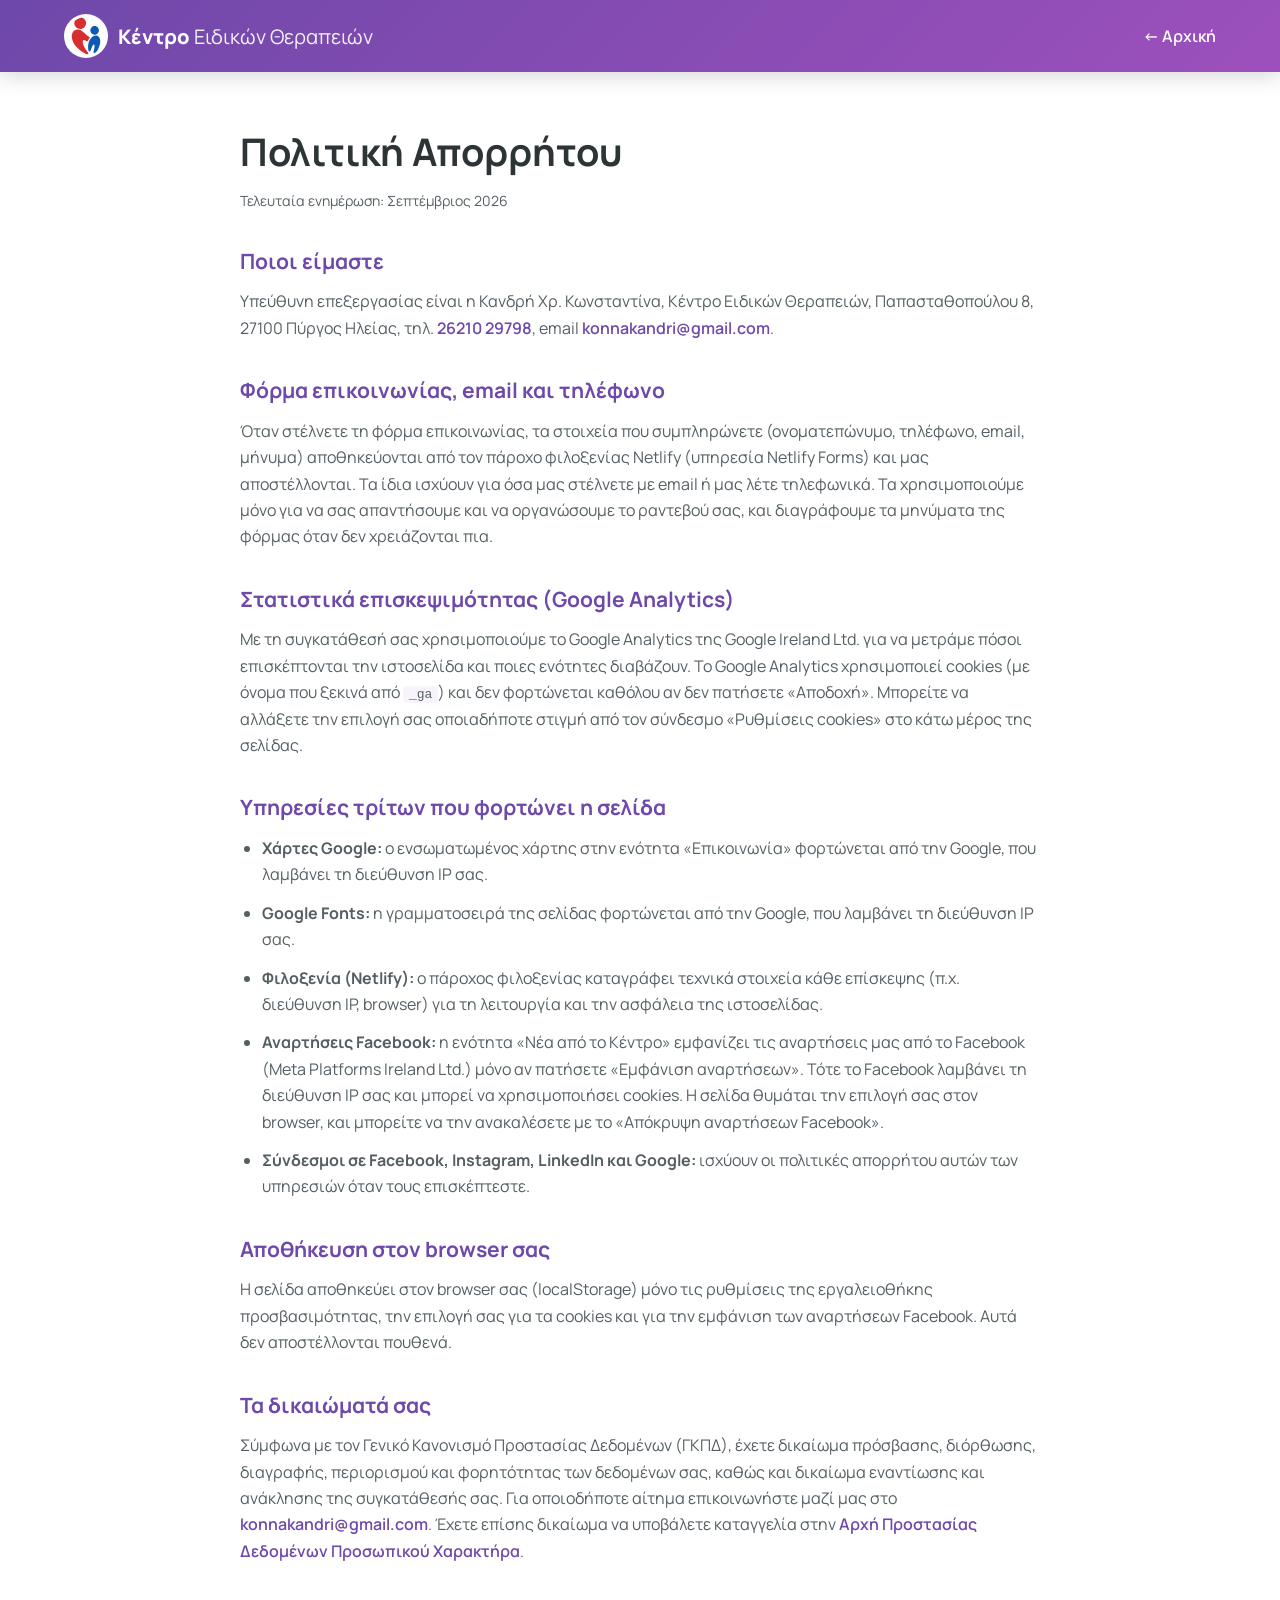
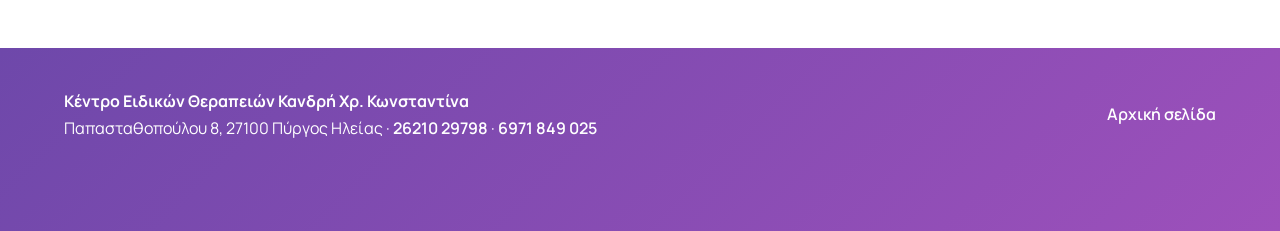
<file: privacy.html>
<!DOCTYPE html>
<html lang="el">
<head>
  <meta charset="UTF-8">
  <meta name="viewport" content="width=device-width, initial-scale=1">
  <title>Πολιτική Απορρήτου | Κέντρο Ειδικών Θεραπειών Κανδρή Χρ. Κωνσταντίνα</title>
  <meta name="description" content="Πώς το Κέντρο Ειδικών Θεραπειών Κανδρή Χρ. Κωνσταντίνα χειρίζεται τα προσωπικά δεδομένα των επισκεπτών της ιστοσελίδας.">
  <meta name="robots" content="noindex">
  <link rel="canonical" href="https://logotherapeia-pyrgos.gr/privacy.html">
  <meta name="theme-color" content="#6e48aa">
  <link rel="icon" href="assets/favicon.ico" sizes="any">
  <link rel="icon" href="assets/logo.svg" type="image/svg+xml">
  <link rel="preconnect" href="https://fonts.googleapis.com">
  <link rel="preconnect" href="https://fonts.gstatic.com" crossorigin>
  <link rel="stylesheet" href="https://fonts.googleapis.com/css2?family=Manrope:wght@400;500;600;700;800&display=swap">
  <link rel="stylesheet" href="css/style.css">
</head>
<body>
  <header class="site-header scrolled">
    <div class="container header-content">
      <a href="index.html" class="logo">
        <picture><source media="(prefers-reduced-motion: reduce)" srcset="assets/logo.svg"><img src="assets/logo-animated.svg" alt="" width="44" height="44"></picture>
        <span class="logo-text">Κέντρο <span class="logo-highlight">Ειδικών Θεραπειών</span></span>
      </a>
      <nav aria-label="Κύριο μενού"><ul><li><a href="index.html">← Αρχική</a></li></ul></nav>
    </div>
  </header>

  <main class="legal container">
    <h1>Πολιτική Απορρήτου</h1>
    <p class="legal-updated">Τελευταία ενημέρωση: Σεπτέμβριος 2026</p>

    <h2>Ποιοι είμαστε</h2>
    <p>Υπεύθυνη επεξεργασίας είναι η Κανδρή Χρ. Κωνσταντίνα, Κέντρο Ειδικών Θεραπειών, Παπασταθοπούλου 8, 27100 Πύργος Ηλείας, τηλ. <a href="tel:+302621029798">26210 29798</a>, email <a href="mailto:konnakandri@gmail.com">konnakandri@gmail.com</a>.</p>

    <h2>Φόρμα επικοινωνίας, email και τηλέφωνο</h2>
    <p>Όταν στέλνετε τη φόρμα επικοινωνίας, τα στοιχεία που συμπληρώνετε (ονοματεπώνυμο, τηλέφωνο, email, μήνυμα) αποθηκεύονται από τον πάροχο φιλοξενίας Netlify (υπηρεσία Netlify Forms) και μας αποστέλλονται. Τα ίδια ισχύουν για όσα μας στέλνετε με email ή μας λέτε τηλεφωνικά. Τα χρησιμοποιούμε μόνο για να σας απαντήσουμε και να οργανώσουμε το ραντεβού σας, και διαγράφουμε τα μηνύματα της φόρμας όταν δεν χρειάζονται πια.</p>

    <h2>Στατιστικά επισκεψιμότητας (Google Analytics)</h2>
    <p>Με τη συγκατάθεσή σας χρησιμοποιούμε το Google Analytics της Google Ireland Ltd. για να μετράμε πόσοι επισκέπτονται την ιστοσελίδα και ποιες ενότητες διαβάζουν. Το Google Analytics χρησιμοποιεί cookies (με όνομα που ξεκινά από <code>_ga</code>) και δεν φορτώνεται καθόλου αν δεν πατήσετε «Αποδοχή». Μπορείτε να αλλάξετε την επιλογή σας οποιαδήποτε στιγμή από τον σύνδεσμο «Ρυθμίσεις cookies» στο κάτω μέρος της σελίδας.</p>

    <h2>Υπηρεσίες τρίτων που φορτώνει η σελίδα</h2>
    <ul>
      <li><strong>Χάρτες Google:</strong> ο ενσωματωμένος χάρτης στην ενότητα «Επικοινωνία» φορτώνεται από την Google, που λαμβάνει τη διεύθυνση IP σας.</li>
      <li><strong>Google Fonts:</strong> η γραμματοσειρά της σελίδας φορτώνεται από την Google, που λαμβάνει τη διεύθυνση IP σας.</li>
      <li><strong>Φιλοξενία (Netlify):</strong> ο πάροχος φιλοξενίας καταγράφει τεχνικά στοιχεία κάθε επίσκεψης (π.χ. διεύθυνση IP, browser) για τη λειτουργία και την ασφάλεια της ιστοσελίδας.</li>
      <li><strong>Αναρτήσεις Facebook:</strong> η ενότητα «Νέα από το Κέντρο» εμφανίζει τις αναρτήσεις μας από το Facebook (Meta Platforms Ireland Ltd.) μόνο αν πατήσετε «Εμφάνιση αναρτήσεων». Τότε το Facebook λαμβάνει τη διεύθυνση IP σας και μπορεί να χρησιμοποιήσει cookies. Η σελίδα θυμάται την επιλογή σας στον browser, και μπορείτε να την ανακαλέσετε με το «Απόκρυψη αναρτήσεων Facebook».</li>
      <li><strong>Σύνδεσμοι σε Facebook, Instagram, LinkedIn και Google:</strong> ισχύουν οι πολιτικές απορρήτου αυτών των υπηρεσιών όταν τους επισκέπτεστε.</li>
    </ul>

    <h2>Αποθήκευση στον browser σας</h2>
    <p>Η σελίδα αποθηκεύει στον browser σας (localStorage) μόνο τις ρυθμίσεις της εργαλειοθήκης προσβασιμότητας, την επιλογή σας για τα cookies και για την εμφάνιση των αναρτήσεων Facebook. Αυτά δεν αποστέλλονται πουθενά.</p>

    <h2>Τα δικαιώματά σας</h2>
    <p>Σύμφωνα με τον Γενικό Κανονισμό Προστασίας Δεδομένων (ΓΚΠΔ), έχετε δικαίωμα πρόσβασης, διόρθωσης, διαγραφής, περιορισμού και φορητότητας των δεδομένων σας, καθώς και δικαίωμα εναντίωσης και ανάκλησης της συγκατάθεσής σας. Για οποιοδήποτε αίτημα επικοινωνήστε μαζί μας στο <a href="mailto:konnakandri@gmail.com">konnakandri@gmail.com</a>. Έχετε επίσης δικαίωμα να υποβάλετε καταγγελία στην <a href="https://www.dpa.gr" target="_blank" rel="noopener">Αρχή Προστασίας Δεδομένων Προσωπικού Χαρακτήρα</a>.</p>
  </main>

  <footer>
    <div class="container footer-content">
      <p><strong>Κέντρο Ειδικών Θεραπειών Κανδρή Χρ. Κωνσταντίνα</strong><br>Παπασταθοπούλου 8, 27100 Πύργος Ηλείας · <a href="tel:+302621029798">26210 29798</a> · <a href="tel:+306971849025">6971 849 025</a></p>
      <p><a href="index.html">Αρχική σελίδα</a></p>
    </div>
  </footer>
</body>
</html>
</file>
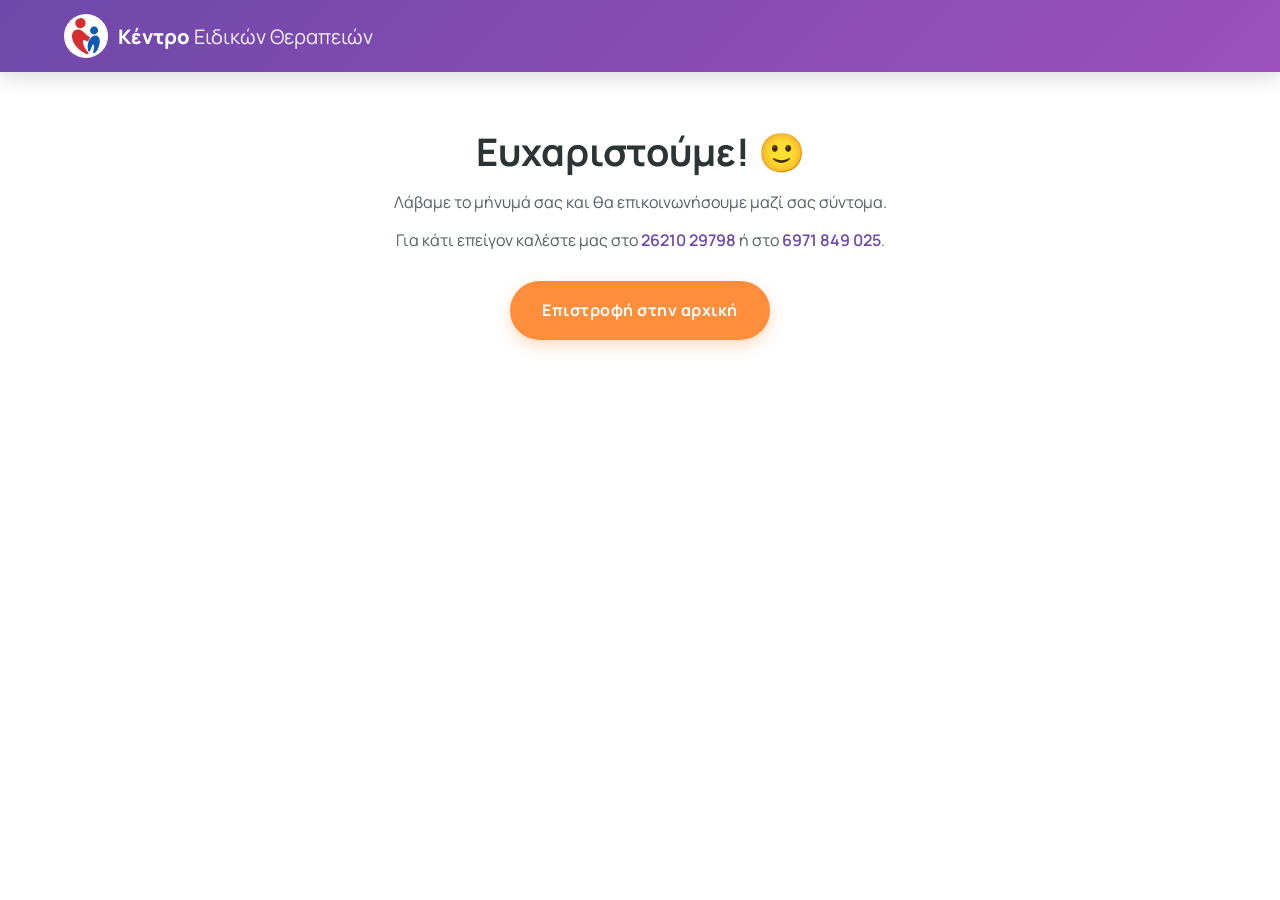
<file: thank-you.html>
<!DOCTYPE html>
<html lang="el">
<head>
  <meta charset="UTF-8">
  <meta name="viewport" content="width=device-width, initial-scale=1">
  <title>Ευχαριστούμε | Κέντρο Ειδικών Θεραπειών Κανδρή Χρ. Κωνσταντίνα</title>
  <meta name="robots" content="noindex">
  <link rel="canonical" href="https://logotherapeia-pyrgos.gr/thank-you.html">
  <meta name="theme-color" content="#6e48aa">
  <link rel="icon" href="assets/favicon.ico" sizes="any">
  <link rel="icon" href="assets/logo.svg" type="image/svg+xml">
  <link rel="preconnect" href="https://fonts.googleapis.com">
  <link rel="preconnect" href="https://fonts.gstatic.com" crossorigin>
  <link rel="stylesheet" href="https://fonts.googleapis.com/css2?family=Manrope:wght@400;500;600;700;800&display=swap">
  <link rel="stylesheet" href="css/style.css">
</head>
<body>
  <header class="site-header scrolled">
    <div class="container header-content">
      <a href="index.html" class="logo">
        <picture><source media="(prefers-reduced-motion: reduce)" srcset="assets/logo.svg"><img src="assets/logo-animated.svg" alt="" width="44" height="44"></picture>
        <span class="logo-text">Κέντρο <span class="logo-highlight">Ειδικών Θεραπειών</span></span>
      </a>
    </div>
  </header>
  <main class="legal container thanks">
    <h1>Ευχαριστούμε! 🙂</h1>
    <p>Λάβαμε το μήνυμά σας και θα επικοινωνήσουμε μαζί σας σύντομα.</p>
    <p>Για κάτι επείγον καλέστε μας στο <a href="tel:+302621029798">26210 29798</a> ή στο <a href="tel:+306971849025">6971 849 025</a>.</p>
    <p><a class="btn" href="index.html">Επιστροφή στην αρχική</a></p>
  </main>
</body>
</html>
</file>
<file: css/style.css>
:root {
  --primary-color: #6e48aa;
  --primary-dark: #54348a;
  --secondary-color: #9d50bb;
  --accent1: #f7f5fb;
  --accent2: #ff8e3c;
  --accent3: #4ecdc4;
  --accent4: #ff6b6b;
  --accent5: #1a5fb4;
  --text: #2d3436;
  --light-text: #555f63;
  --white: #fff;
  --radius: 20px;
  --header-h: 72px;
  --shadow: 0 10px 30px rgba(45, 24, 80, 0.07);
}

* { margin: 0; padding: 0; box-sizing: border-box; }
html { scroll-behavior: smooth; scroll-padding-top: var(--header-h); }
@media (prefers-reduced-motion: reduce) { html { scroll-behavior: auto; } *, *::before, *::after { animation: none !important; transition: none !important; } }
body {
  font-family: 'Manrope', system-ui, -apple-system, 'Segoe UI', Roboto, sans-serif;
  color: var(--text); line-height: 1.65; background: var(--white);
}
img { max-width: 100%; display: block; }
a { color: inherit; text-decoration: none; }
p a, .contact-info a { color: var(--primary-color); font-weight: 600; }
p a:hover, .contact-info a:hover { text-decoration: underline; }
:focus-visible { outline: 3px solid var(--accent2); outline-offset: 2px; }
.container { width: 90%; max-width: 1200px; margin: 0 auto; }

.skip-link {
  position: absolute; left: 12px; top: -60px; z-index: 5000;
  background: var(--primary-color); color: var(--white); padding: 10px 16px; border-radius: 8px;
}
.skip-link:focus { top: 12px; }

/* HEADER */
.site-header {
  position: fixed; top: 0; width: 100%; z-index: 1000; height: var(--header-h);
  display: flex; align-items: center;
  background: linear-gradient(135deg, var(--primary-color), var(--secondary-color));
  transition: box-shadow .3s;
}
.site-header.scrolled { box-shadow: 0 5px 20px rgba(0, 0, 0, 0.15); }
.header-content { display: flex; align-items: center; justify-content: space-between; gap: 16px; }
.logo { display: flex; align-items: center; gap: 10px; color: var(--white); font-weight: 800; font-size: 20px; line-height: 1.15; }
.logo picture { display: flex; flex: none; }
.logo img { background: var(--white); border-radius: 50%; padding: 3px; width: 44px; height: 44px; }
.logo-highlight { font-weight: 400; opacity: .92; }
nav ul { display: flex; align-items: center; list-style: none; gap: 26px; }
nav a { color: var(--white); font-weight: 600; padding: 6px 0; position: relative; white-space: nowrap; }
nav a::after {
  content: ''; position: absolute; left: 0; bottom: 0; width: 0; height: 2px;
  background: var(--accent2); transition: width .3s;
}
nav a:hover::after, nav a.active::after { width: 100%; }
nav a.nav-cta { background: var(--accent2); padding: 8px 18px; border-radius: 50px; }
nav a.nav-cta::after { display: none; }
nav a.nav-cta:hover { background: var(--white); color: var(--primary-color); }
.mobile-menu-btn {
  display: none; width: 44px; height: 44px; border: 0; background: transparent; cursor: pointer;
  flex-direction: column; justify-content: center; align-items: center; gap: 5px;
}
.mobile-menu-btn span { display: block; width: 24px; height: 2px; background: var(--white); border-radius: 2px; transition: transform .3s, opacity .3s; }
.mobile-menu-btn[aria-expanded="true"] span:nth-child(1) { transform: translateY(7px) rotate(45deg); }
.mobile-menu-btn[aria-expanded="true"] span:nth-child(2) { opacity: 0; }
.mobile-menu-btn[aria-expanded="true"] span:nth-child(3) { transform: translateY(-7px) rotate(-45deg); }

/* HERO */
.hero {
  min-height: 100vh; min-height: 100svh; display: flex; align-items: center; position: relative;
  padding: calc(var(--header-h) + 40px) 0 60px;
  background: url('../assets/hero.webp') center/cover no-repeat;
  color: var(--white); overflow: hidden;
}
.hero::before {
  content: ''; position: absolute; inset: 0;
  background: linear-gradient(135deg, rgba(84, 52, 138, .9), rgba(157, 80, 187, .78));
}
.hero-content { position: relative; max-width: 860px; text-align: center; animation: fadeInUp 1s ease-out; }
@keyframes fadeInUp { from { opacity: 0; transform: translateY(40px); } to { opacity: 1; transform: none; } }
.hero-kicker { text-transform: uppercase; letter-spacing: .12em; font-weight: 700; font-size: 14px; opacity: .9; margin-bottom: 14px; }
.hero h1 { font-size: clamp(30px, 5.5vw, 54px); line-height: 1.15; margin-bottom: 18px; font-weight: 800; text-shadow: 2px 2px 8px rgba(0, 0, 0, .2); }
.hero h1 span { font-weight: 500; font-size: .7em; }
.hero .motto { font-size: clamp(20px, 3vw, 28px); color: #ffd3b0; margin-bottom: 10px; font-weight: 700; }
.hero-pillars { font-size: clamp(16px, 2.2vw, 20px); margin-bottom: 32px; }
.hero-actions { display: flex; flex-wrap: wrap; justify-content: center; gap: 14px; }

.btn {
  display: inline-block; padding: 14px 30px; border-radius: 50px; border: 2px solid var(--accent2);
  background: var(--accent2); color: var(--white); font: inherit; font-weight: 700; letter-spacing: .5px;
  cursor: pointer; transition: transform .3s, box-shadow .3s, background .3s, border-color .3s;
  box-shadow: 0 6px 15px rgba(255, 142, 60, .3);
}
.btn:hover { transform: translateY(-3px); background: var(--primary-color); border-color: var(--primary-color); box-shadow: 0 10px 20px rgba(110, 72, 170, .3); }
.btn-ghost { background: transparent; border-color: rgba(255, 255, 255, .8); box-shadow: none; }
.btn-ghost:hover { background: var(--white); color: var(--primary-color); border-color: var(--white); }

/* HIGHLIGHTS */
.highlights { position: relative; margin-top: -48px; z-index: 2; }
.highlights-grid {
  display: grid; grid-template-columns: repeat(4, 1fr); gap: 1px; overflow: hidden;
  background: #e9e3f3; border-radius: var(--radius); box-shadow: var(--shadow);
}
.highlights-grid div { background: var(--white); padding: 24px 16px; text-align: center; display: flex; flex-direction: column; }
.highlights-grid strong { font-size: 26px; color: var(--primary-color); line-height: 1.2; }
.highlights-grid span { color: var(--light-text); font-size: 15px; }

/* SECTIONS */
section { padding: 96px 0; }
.hero, .highlights { padding-bottom: 0; }
.hero { padding-bottom: 80px; }
.section-title { text-align: center; margin-bottom: 56px; }
.section-title h2 { display: inline-block; font-size: clamp(28px, 4vw, 36px); font-weight: 800; position: relative; }
.section-title h2::before {
  content: ''; position: absolute; top: -10px; left: -15px; z-index: -1;
  width: 40px; height: 40px; border-radius: 50%; background: #c8a4f4; opacity: .5;
}
.section-title h2::after {
  content: ''; position: absolute; bottom: -12px; left: 50%; transform: translateX(-50%);
  width: 100px; height: 4px; border-radius: 2px;
  background: linear-gradient(to right, var(--primary-color), var(--secondary-color));
}

/* ABOUT */
.about-content { display: grid; grid-template-columns: 1fr 1.3fr; gap: 56px; align-items: start; }
.about-text h3 { color: var(--primary-color); font-size: 22px; margin-bottom: 14px; }
.about-text p { margin-bottom: 15px; color: var(--light-text); line-height: 1.8; }
.about-photo img { border-radius: var(--radius); box-shadow: var(--shadow); width: 100%; aspect-ratio: 4 / 3; object-fit: cover; margin-top: 24px; }
.chips { list-style: none; display: flex; flex-wrap: wrap; gap: 8px; margin-top: 8px; }
.chips li { background: var(--accent1); color: var(--primary-dark); border: 1px solid #e1d7f0; padding: 4px 14px; border-radius: 50px; font-size: 14px; font-weight: 600; }

/* SERVICES */
.services { background: var(--accent1); }
.services-grid { display: grid; grid-template-columns: repeat(auto-fill, minmax(270px, 1fr)); gap: 24px; }
.service-card {
  background: var(--white); border-radius: var(--radius); padding: 32px 26px;
  box-shadow: var(--shadow); transition: transform .4s, box-shadow .4s;
  border-bottom: 5px solid var(--c, var(--accent2));
}
.service-card:hover { transform: translateY(-6px); box-shadow: 0 16px 36px rgba(45, 24, 80, .12); }
.service-card:nth-child(4n+1) { --c: var(--accent2); }
.service-card:nth-child(4n+2) { --c: var(--accent3); }
.service-card:nth-child(4n+3) { --c: var(--accent4); }
.service-card:nth-child(4n+4) { --c: var(--secondary-color); }
.service-icon {
  font-size: 30px; width: 64px; height: 64px; border-radius: 50%; margin-bottom: 18px;
  display: flex; align-items: center; justify-content: center;
  background: color-mix(in srgb, var(--c) 18%, white);
}
.service-card h3 { color: var(--primary-color); font-size: 20px; margin-bottom: 10px; }
.service-card p { color: var(--light-text); font-size: 15px; }
.service-card ul { list-style: none; margin-top: 16px; color: var(--light-text); font-size: 15px; }
.service-card li { position: relative; padding-left: 18px; margin-bottom: 6px; }
.service-card li::before { content: ''; position: absolute; left: 0; top: .65em; width: 7px; height: 7px; border-radius: 50%; background: var(--c); }

/* SPACE / GALLERY */
.gallery { display: grid; grid-template-columns: repeat(auto-fill, minmax(200px, 1fr)); gap: 14px; }
.gallery-item { display: block; overflow: hidden; border-radius: 14px; box-shadow: var(--shadow); }
.gallery-item img { width: 100%; aspect-ratio: 4 / 3; object-fit: cover; transition: transform .5s; }
.gallery-item:hover img { transform: scale(1.06); }
#lightbox { border: 0; padding: 0; background: transparent; max-width: 94vw; max-height: 92vh; margin: auto; overflow: visible; }
#lightbox::backdrop { background: rgba(20, 10, 35, .88); }
#lightbox img { max-width: 94vw; max-height: 86vh; border-radius: 12px; }
.lightbox-close, .lightbox-nav {
  position: fixed; border: 0; cursor: pointer; color: var(--white); background: rgba(255, 255, 255, .15);
  width: 48px; height: 48px; border-radius: 50%; font-size: 30px; line-height: 1;
}
.lightbox-close { top: 16px; right: 16px; }
.lightbox-nav { top: 50%; transform: translateY(-50%); }
.lightbox-prev { left: 16px; }
.lightbox-next { right: 16px; }
.lightbox-close:hover, .lightbox-nav:hover { background: var(--accent2); }

/* TEAM */
.team { background: var(--accent1); }
.team-grid { display: grid; grid-template-columns: repeat(auto-fit, minmax(200px, 1fr)); gap: 24px; }
.team-member {
  background: var(--white); border-radius: var(--radius); padding: 32px 20px; text-align: center;
  box-shadow: var(--shadow); transition: transform .4s;
}
.team-member:hover { transform: translateY(-6px); }
.member-avatar, .team-member img {
  width: 110px; height: 110px; border-radius: 50%; margin: 0 auto 18px; object-fit: cover;
}
.member-avatar {
  display: flex; align-items: center; justify-content: center; font-size: 34px; font-weight: 800; color: var(--white);
  background: linear-gradient(135deg, var(--primary-color), var(--secondary-color));
}
.team-member:nth-child(2) .member-avatar { background: linear-gradient(135deg, var(--accent3), #2a9d8f); }
.team-member:nth-child(3) .member-avatar { background: linear-gradient(135deg, var(--accent2), #e76f51); }
.team-member:nth-child(4) .member-avatar { background: linear-gradient(135deg, var(--accent5), #3584e4); }
.team-member:nth-child(5) .member-avatar { background: linear-gradient(135deg, var(--accent4), #c64600); }
.member-avatar--icon { font-size: 44px; }
.team-member h3 { color: var(--primary-color); font-size: 19px; margin-bottom: 4px; }
.team-member p { color: var(--light-text); font-size: 14px; }
.member-badge { display: inline-block; margin-top: 10px; font-size: 12px; font-weight: 700; color: var(--primary-dark); background: var(--accent1); padding: 3px 12px; border-radius: 50px; }

/* CONTACT */
.contact-content { display: grid; grid-template-columns: 1fr 1.2fr; gap: 48px; }
.contact-info h3, .contact-form h3 { font-size: 22px; margin-bottom: 22px; }
.contact-info-item { display: flex; align-items: flex-start; gap: 15px; margin-bottom: 22px; }
.contact-info-item h4 { font-size: 16px; }
.contact-icon {
  flex: none; width: 44px; height: 44px; border-radius: 50%; font-size: 19px;
  display: flex; align-items: center; justify-content: center;
  background: linear-gradient(135deg, var(--primary-color), var(--secondary-color));
}
.follow { font-weight: 700; margin: 8px 0 12px; }
.social-links { display: flex; gap: 14px; }
.social-links a {
  display: flex; align-items: center; justify-content: center; width: 44px; height: 44px; border-radius: 50%;
  background: var(--accent1); transition: background .3s, transform .3s;
}
.social-links a:hover { background: #e9e0f6; transform: translateY(-3px); }
.social-links svg { width: 22px; height: 22px; display: block; }
.contact-form { background: var(--accent1); padding: 32px; border-radius: var(--radius); }
.form-row { display: grid; grid-template-columns: 1fr 1fr; gap: 16px; }
.form-group { margin-bottom: 18px; }
.form-group label { display: block; font-weight: 600; font-size: 15px; margin-bottom: 6px; }
.form-control {
  width: 100%; padding: 12px 14px; border: 1.5px solid #d8d0e6; border-radius: 10px;
  font: inherit; font-size: 16px; background: var(--white); transition: border-color .2s, box-shadow .2s;
}
.form-control:focus { outline: none; border-color: var(--primary-color); box-shadow: 0 0 0 3px rgba(110, 72, 170, .18); }
.form-control[aria-invalid="true"] { border-color: #d63031; }
.submit-btn { width: 100%; }
.form-note { font-size: 14px; color: var(--light-text); margin-top: 14px; }
.form-note.error { color: #b71c1c; font-weight: 600; }
.form-note.success { color: #1b5e20; font-weight: 700; background: #e8f5e9; padding: 12px 14px; border-radius: 10px; }
.submit-btn:disabled { opacity: .7; cursor: wait; transform: none; }
.hp-field { position: absolute; left: -10000px; width: 1px; height: 1px; overflow: hidden; }
.map { margin-top: 48px; border-radius: var(--radius); overflow: hidden; box-shadow: var(--shadow); }
.map iframe { display: block; }

/* REVIEWS */
.reviews { padding: 72px 0; }
.reviews-box {
  text-align: center; padding: 48px 24px; border-radius: var(--radius);
  background: linear-gradient(135deg, #fff4ec, #f3ecfb); box-shadow: var(--shadow);
}
.reviews-stars { color: #fbbc04; font-size: 30px; letter-spacing: 4px; }
.reviews h2 { font-size: clamp(24px, 3.5vw, 32px); margin: 6px 0 10px; }
.reviews p { color: var(--light-text); max-width: 560px; margin: 0 auto 24px; }
.reviews-actions { display: flex; flex-wrap: wrap; justify-content: center; gap: 14px; }
.btn[hidden] { display: none; }
.btn-outline { background: transparent; color: var(--primary-color); border-color: var(--primary-color); box-shadow: none; }
.btn-outline:hover { color: var(--white); }
.btn-small { padding: 9px 20px; font-size: 15px; }

/* COOKIE BANNER */
.cookie-banner {
  position: fixed; left: 50%; bottom: 16px; transform: translateX(-50%); z-index: 4000;
  width: min(640px, calc(100% - 32px)); padding: 18px 20px; border-radius: 16px;
  background: var(--white); box-shadow: 0 10px 40px rgba(0, 0, 0, .25);
  display: flex; flex-wrap: wrap; align-items: center; gap: 14px;
}
.cookie-banner[hidden] { display: none; }
.cookie-banner p { flex: 1 1 280px; font-size: 15px; }
.cookie-actions { display: flex; gap: 10px; margin-left: auto; }
.link-btn { background: none; border: 0; color: inherit; font: inherit; font-weight: 600; cursor: pointer; padding: 0; }
.link-btn:hover, footer a:hover { text-decoration: underline; }
.link-btn[hidden] { display: none; }

/* FOOTER */
footer { background: linear-gradient(135deg, var(--primary-color), var(--secondary-color)); color: var(--white); padding: 40px 0 90px; }
.footer-content { display: flex; flex-wrap: wrap; justify-content: space-between; gap: 16px; align-items: center; }
footer a { color: var(--white); font-weight: 600; }

/* Floating call button (mobile) */
.call-fab {
  display: none; position: fixed; right: 16px; bottom: 16px; z-index: 900;
  width: 56px; height: 56px; border-radius: 50%; font-size: 24px;
  align-items: center; justify-content: center;
  background: var(--accent2); box-shadow: 0 8px 20px rgba(0, 0, 0, .25);
}

/* RESPONSIVE */
@media (max-width: 960px) {
  .about-content, .contact-content { grid-template-columns: 1fr; }
  .highlights-grid { grid-template-columns: repeat(2, 1fr); }
}
@media (max-width: 1080px) {
  :root { --header-h: 64px; }
  .logo { font-size: 17px; }
  .mobile-menu-btn { display: flex; }
  nav ul {
    display: none; flex-direction: column; gap: 4px; position: absolute; top: var(--header-h); left: 0;
    width: 100%; background: var(--primary-dark); padding: 16px 5% 24px; box-shadow: 0 10px 20px rgba(0, 0, 0, .2);
  }
  nav ul.active { display: flex; }
  nav li { width: 100%; }
  nav a { display: block; padding: 12px 0; }
  nav a.nav-cta { text-align: center; margin-top: 8px; }
  .call-fab { display: flex; }
}
@media (max-width: 560px) {
  section { padding: 72px 0; }
  .logo-highlight { display: block; }
  .form-row { grid-template-columns: 1fr; gap: 0; }
  .contact-form { padding: 22px; }
  .highlights-grid strong { font-size: 21px; }
}

/* LEGAL PAGES */
.legal { max-width: 800px; padding: calc(var(--header-h) + 48px) 0 72px; }
.legal h1 { font-size: clamp(28px, 4vw, 38px); margin-bottom: 6px; }
.legal-updated { color: var(--light-text); font-size: 14px; margin-bottom: 32px; }
.legal h2 { font-size: 21px; color: var(--primary-color); margin: 32px 0 10px; }
.legal p, .legal li { color: var(--light-text); margin-bottom: 12px; }
.legal ul { padding-left: 22px; }
.legal code { background: var(--accent1); padding: 1px 6px; border-radius: 4px; }
.thanks { text-align: center; min-height: 70vh; }
.thanks .btn { color: var(--white); margin-top: 16px; }

/* FAQ */
.faq-list { max-width: 860px; margin: 0 auto; display: grid; gap: 14px; }
.faq-item { background: var(--white); border: 1.5px solid #e6def2; border-radius: 16px; transition: box-shadow .3s, border-color .3s; }
.faq-item[open] { border-color: var(--primary-color); box-shadow: var(--shadow); }
.faq-item summary {
  list-style: none; cursor: pointer; padding: 18px 56px 18px 22px; position: relative;
  font-weight: 700; font-size: 17px; color: var(--text);
}
.faq-item summary::-webkit-details-marker { display: none; }
.faq-item summary::after {
  content: '+'; position: absolute; right: 18px; top: 50%; transform: translateY(-50%);
  width: 28px; height: 28px; border-radius: 50%; display: flex; align-items: center; justify-content: center;
  background: var(--accent1); color: var(--primary-color); font-size: 20px; font-weight: 700; transition: transform .3s;
}
.faq-item[open] summary::after { content: '−'; background: var(--primary-color); color: var(--white); }
.faq-item summary:hover { color: var(--primary-color); }
.faq-answer { padding: 0 22px 20px; color: var(--light-text); }
.faq-answer p { margin-bottom: 10px; }
.faq-answer ul { margin: 0 0 12px 20px; }
.faq-answer li { margin-bottom: 4px; }
@media (max-width: 1240px) and (min-width: 1081px) { nav ul { gap: 18px; } nav a { font-size: 15px; } }
.hero-badge {
  display: inline-block; margin-bottom: 18px; padding: 6px 16px; border-radius: 50px;
  background: rgba(255, 255, 255, .95); color: var(--primary-dark); font-weight: 800; font-size: 15px;
  box-shadow: 0 4px 14px rgba(0, 0, 0, .15);
}

/* SERVICE PAGES */
.svc-hero {
  padding: calc(var(--header-h) + 40px) 0 56px; color: var(--white); text-align: center;
  background: linear-gradient(135deg, rgba(84, 52, 138, .93), rgba(157, 80, 187, .85)), url('../assets/hero.webp') center/cover;
}
.breadcrumbs { font-size: 14px; margin-bottom: 18px; opacity: .92; }
.breadcrumbs a { color: var(--white); text-decoration: underline; }
.svc-hero-icon { font-size: 44px; width: 84px; height: 84px; margin: 0 auto 14px; border-radius: 50%; background: rgba(255, 255, 255, .95); display: flex; align-items: center; justify-content: center; }
.svc-hero h1 { font-size: clamp(28px, 4.6vw, 44px); line-height: 1.2; max-width: 900px; margin: 0 auto 14px; }
.svc-lead { font-size: clamp(16px, 2vw, 19px); max-width: 760px; margin: 0 auto 18px; }
.svc-body { max-width: 980px; padding: 56px 0 24px; }
.svc-section { padding: 0 0 48px; }
.svc-section h2 { font-size: clamp(22px, 3vw, 28px); margin-bottom: 18px; color: var(--primary-color); }
.svc-intro p { font-size: 18px; color: var(--light-text); margin-bottom: 14px; }
.svc-check { list-style: none; display: grid; grid-template-columns: repeat(auto-fit, minmax(280px, 1fr)); gap: 10px 24px; }
.svc-check li { position: relative; padding-left: 30px; color: var(--text); }
.svc-check li::before { content: '✔'; position: absolute; left: 0; top: 0; color: var(--accent3); font-weight: 800; }
.svc-body .service-card h3 { margin-top: 0; }
.svc-photos { display: grid; grid-template-columns: repeat(auto-fit, minmax(220px, 1fr)); gap: 14px; }
.svc-photos img { border-radius: 14px; aspect-ratio: 4 / 3; object-fit: cover; width: 100%; box-shadow: var(--shadow); }
.svc-faq { margin: 0; }
.svc-cta { text-align: center; background: linear-gradient(135deg, #fff4ec, #f3ecfb); border-radius: var(--radius); padding: 40px 24px; margin-bottom: 48px; }
.svc-cta h2 { color: var(--text); }
.svc-cta p { margin-bottom: 20px; color: var(--light-text); }
.svc-related { display: flex; flex-wrap: wrap; gap: 12px; }
.svc-related-card { padding: 12px 20px; border-radius: 50px; border: 1.5px solid #e1d7f0; font-weight: 700; color: var(--primary-color); transition: background .2s; }
.svc-related-card:hover { background: var(--accent1); }
.service-more { display: inline-block; margin-top: 14px; font-weight: 700; color: var(--primary-color); }
.service-more:hover { text-decoration: underline; }
.footer-services { flex-basis: 100%; order: 3; font-size: 14px; opacity: .95; }
.footer-services a { font-weight: 600; }
.breadcrumbs a { display: inline; padding: 0; font-weight: 600; }
.breadcrumbs a::after { display: none; }

/* HERO MOTTO ANIMATION
   Plays once (~5s). Base styles are the final state, so with reduced motion
   (animations off) the bubble and words simply appear, and the letters stay hidden. */
.motto-wrap { position: relative; display: inline-block; margin: 6px 0 22px; padding: 14px 34px 26px; }
.motto-bubble { position: absolute; inset: 0; width: 100%; height: 100%; overflow: visible; }
.motto-bubble path {
  fill: rgba(255, 255, 255, .1); stroke: #ffd3b0; stroke-width: 2.5; stroke-linejoin: round;
  stroke-dasharray: 1 2; stroke-dashoffset: 0;
  animation: bubbleDraw 1.3s .5s cubic-bezier(.65, 0, .35, 1) both;
}
@keyframes bubbleDraw {
  0% { stroke-dashoffset: 1; fill-opacity: 0; }
  70% { stroke-dashoffset: 0; fill-opacity: 0; }
  100% { stroke-dashoffset: 0; fill-opacity: 1; }
}
.hero .motto-wrap .motto { position: relative; margin: 0; }
.motto-w { display: inline-block; animation: wordPop .55s cubic-bezier(.34, 1.56, .64, 1) both; }
.motto-w:nth-child(1) { animation-delay: 1.3s; }
.motto-w:nth-child(2) { animation-delay: 1.5s; }
.motto-w:nth-child(3) { animation-delay: 1.7s; }
.motto-w:nth-child(4) { animation-delay: 1.9s; }
@keyframes wordPop { from { opacity: 0; transform: translateY(14px) scale(.6); } to { opacity: 1; transform: none; } }
.motto-letters { position: absolute; inset: 0; pointer-events: none; }
.motto-letters span {
  position: absolute; bottom: 38%; opacity: 0; color: #fff; font-weight: 800;
  font-size: clamp(22px, 3.2vw, 32px); text-shadow: 0 2px 10px rgba(0, 0, 0, .3);
  animation: letterFloat 2.4s ease-out both;
}
.motto-letters span:nth-child(1) { left: 6%;  animation-delay: 2.2s; }
.motto-letters span:nth-child(2) { left: 20%; animation-delay: 2.6s; color: #ffd3b0; }
.motto-letters span:nth-child(3) { left: 36%; animation-delay: 2.35s; }
.motto-letters span:nth-child(4) { left: 52%; animation-delay: 2.75s; color: #ffd3b0; }
.motto-letters span:nth-child(5) { left: 67%; animation-delay: 2.45s; }
.motto-letters span:nth-child(6) { left: 82%; animation-delay: 2.65s; color: #ffd3b0; }
.motto-letters span:nth-child(7) { left: 93%; animation-delay: 2.3s; }
@keyframes letterFloat {
  0% { opacity: 0; transform: translateY(0) scale(.5) rotate(0); }
  20% { opacity: .95; }
  100% { opacity: 0; transform: translateY(-120px) scale(1.2) rotate(var(--r, 12deg)); }
}
.motto-letters span:nth-child(even) { --r: -14deg; }
@media (max-width: 560px) { .motto-wrap { padding: 12px 22px 24px; } }

/* JOURNEY ("Πώς ξεκινάμε"): a path is drawn through 4 steps when scrolled into view.
   Final state is the default; js/journey.js adds .journey--animate (only if motion
   is allowed) and then .is-visible when the list reaches the viewport. */
.journey-section { background: var(--white); }
.journey { list-style: none; position: relative; display: grid; grid-template-columns: repeat(4, 1fr); margin: 0; padding: 0; }
.journey-path { position: absolute; left: 0; top: 18px; width: 100%; height: 40px; overflow: visible; z-index: 0; }
.journey-path path {
  fill: none; stroke: var(--accent2); stroke-width: 4; stroke-linecap: round; stroke-dasharray: 1 2; stroke-dashoffset: 0;
}
.journey-step { position: relative; z-index: 1; text-align: center; padding: 0 14px; }
.journey-dot {
  width: 76px; height: 76px; margin: 0 auto 16px; border-radius: 50%; font-size: 32px;
  display: flex; align-items: center; justify-content: center; position: relative;
  background: var(--white); border: 4px solid var(--primary-color); box-shadow: 0 8px 22px rgba(110, 72, 170, .22);
}
.journey-step:nth-of-type(2) .journey-dot { border-color: var(--accent3); }
.journey-step:nth-of-type(3) .journey-dot { border-color: var(--accent2); }
.journey-step:nth-of-type(4) .journey-dot { border-color: var(--accent4); }
.journey-step h3 { font-size: 19px; color: var(--primary-color); margin-bottom: 6px; }
.journey-num { color: var(--accent2); }
.journey-step p { color: var(--light-text); font-size: 15px; max-width: 240px; margin: 0 auto; }
.journey-cta { text-align: center; margin-top: 40px; }
.svc-body .journey { margin-top: 8px; }

/* Before it is visible */
.journey--animate .journey-path path { stroke-dashoffset: 1; }
.journey--animate .journey-dot { opacity: 0; transform: scale(.4); }
.journey--animate .journey-step h3, .journey--animate .journey-step p { opacity: 0; transform: translateY(12px); }
/* Drawing */
.journey--animate.is-visible .journey-path path { transition: stroke-dashoffset 1.8s cubic-bezier(.65, 0, .35, 1) .2s; stroke-dashoffset: 0; }
.journey--animate.is-visible .journey-dot { animation: dotPop .6s cubic-bezier(.34, 1.56, .64, 1) both; }
.journey--animate.is-visible .journey-step h3,
.journey--animate.is-visible .journey-step p { transition: opacity .5s ease-out, transform .5s ease-out; opacity: 1; transform: none; }
.journey--animate.is-visible .journey-step:nth-of-type(1) .journey-dot { animation-delay: .1s; }
.journey--animate.is-visible .journey-step:nth-of-type(2) .journey-dot { animation-delay: .65s; }
.journey--animate.is-visible .journey-step:nth-of-type(3) .journey-dot { animation-delay: 1.2s; }
.journey--animate.is-visible .journey-step:nth-of-type(4) .journey-dot { animation-delay: 1.75s; }
.journey--animate.is-visible .journey-step:nth-of-type(1) :is(h3, p) { transition-delay: .3s; }
.journey--animate.is-visible .journey-step:nth-of-type(2) :is(h3, p) { transition-delay: .85s; }
.journey--animate.is-visible .journey-step:nth-of-type(3) :is(h3, p) { transition-delay: 1.4s; }
.journey--animate.is-visible .journey-step:nth-of-type(4) :is(h3, p) { transition-delay: 1.95s; }
@keyframes dotPop {
  0% { opacity: 0; transform: scale(.4); }
  70% { opacity: 1; transform: scale(1.12); box-shadow: 0 0 0 12px rgba(255, 142, 60, .18); }
  100% { opacity: 1; transform: none; }
}

/* Mobile: vertical path on the left */
@media (max-width: 760px) {
  .journey { grid-template-columns: 1fr; gap: 26px; padding-left: 4px; }
  .journey-path { display: none; }
  .journey::before {
    content: ''; position: absolute; left: 34px; top: 30px; bottom: 30px; width: 4px; border-radius: 2px;
    background: var(--accent2); transform-origin: top;
  }
  .journey-step { display: grid; grid-template-columns: 64px 1fr; column-gap: 16px; text-align: left; padding: 0; }
  .journey-dot { grid-row: span 2; width: 64px; height: 64px; font-size: 26px; margin: 0; }
  .journey-step h3 { align-self: end; margin-bottom: 2px; }
  .journey-step p { margin: 0; max-width: none; }
  .journey--animate .journey::before, .journey--animate::before { transform: scaleY(0); }
  .journey--animate.is-visible::before { transition: transform 1.9s cubic-bezier(.65, 0, .35, 1) .2s; transform: scaleY(1); }
}

/* NEWS (Facebook) */
.news { background: var(--accent1); }
.news-content { display: grid; grid-template-columns: 1fr minmax(300px, 500px); gap: 48px; align-items: center; }
.news-text h2 { font-size: clamp(28px, 4vw, 36px); margin-bottom: 14px; }
.news-text p { color: var(--light-text); font-size: 17px; margin-bottom: 22px; }
.news-follow { display: flex; flex-wrap: wrap; gap: 12px; }
.news-follow .btn { display: inline-flex; align-items: center; gap: 8px; }
.news-icon { width: 18px; height: 18px; }
.news-follow .btn .news-icon { fill: currentColor; }
.fb-embed { width: 100%; max-width: 500px; justify-self: center; text-align: center; }
.fb-placeholder {
  background: var(--white); border-radius: var(--radius); box-shadow: var(--shadow);
  padding: 40px 28px; min-height: 360px; display: flex; flex-direction: column; align-items: center; justify-content: center; gap: 12px;
}
.fb-placeholder-icon svg { width: 56px; height: 56px; }
.fb-placeholder h3 { font-size: 21px; }
.fb-placeholder p { color: var(--light-text); font-size: 15px; max-width: 360px; }
.fb-alt { margin-top: 4px; }
.fb-frame { display: block; margin: 0 auto; max-width: 100%; border: 0; border-radius: 12px; background: var(--white); box-shadow: var(--shadow); }
.fb-hide { margin-top: 12px; font-size: 14px; color: var(--light-text); }
@media (max-width: 960px) { .news-content { grid-template-columns: 1fr; } .news-text { text-align: center; } .news-follow { justify-content: center; } }

/* Floating buttons on phones: smaller, closer to the corners, hidden while scrolling down (js/fab.js) */
@media (max-width: 1080px) {
  .call-fab { width: 48px; height: 48px; font-size: 21px; right: 12px; bottom: 12px; }
  #a11y-toolbar { left: 12px; bottom: 12px; }
  #a11y-toolbar #a11y-toggle { width: 44px; height: 44px; font-size: 1.35em; }
  .call-fab, #a11y-toolbar { transition: transform .3s ease, opacity .3s ease; }
  .fab-hidden .call-fab, .fab-hidden #a11y-toolbar { transform: translateY(90px); opacity: 0; pointer-events: none; }
  footer { padding-bottom: 80px; }
}
</file>
<file: css/accessibility.css>
#a11y-toolbar {
  position: fixed;
  bottom: 16px;     /* κάτω αριστερά, να μην καλύπτει κείμενο */
  left: 16px;
  z-index: 3000;
}
#a11y-toggle {
  width: 52px;
  height: 52px;
  background: #6e48aa;
  color: #fff;
  border: 2px solid #fff;
  border-radius: 50%;
  font-size: 1.6em;
  cursor: pointer;
  box-shadow: 0 6px 16px rgba(0, 0, 0, 0.25);
}
#a11y-panel {
  position: absolute;
  bottom: calc(100% + 10px);
  left: 0;
  white-space: nowrap;
  padding: 10px 12px;
  background: #fff;
  border-radius: 12px;
  box-shadow: 0 6px 20px rgba(0, 0, 0, 0.2);
}
#a11y-panel[hidden] { display: none; }
#a11y-panel ul {
  padding: 0;
  margin: 0;
  display: flex;
  flex-direction: column;  /* Κάθετη διάταξη */
  gap: 7px;
}
#a11y-panel li { list-style: none; }
#a11y-panel button {
  width: 100%;
  text-align: left;
  background: #f0f0f7;
  border: 1px solid #c3c3e3;
  padding: 6px 10px;
  border-radius: 6px;
  font: inherit;
  font-size: 15px;
  cursor: pointer;
  color: #19154b;
  transition: background 0.2s;
}
#a11y-panel button:hover { background: #e2d2f5; }

/* Accessibility modifiers.
   Filters go on the page regions, not on body, so fixed elements keep their position. */
.gray-mode main, .gray-mode header, .gray-mode footer { filter: grayscale(1); }
.high-contrast main, .high-contrast header, .high-contrast footer { filter: contrast(1.6); }
.invert-mode main, .invert-mode header, .invert-mode footer { filter: invert(1) hue-rotate(180deg); }
.invert-mode main img, .invert-mode main iframe { filter: invert(1) hue-rotate(180deg); }
.underline-links a { text-decoration: underline !important; }
.legible-mode, .legible-mode * {
  letter-spacing: 0.05em;
  line-height: 1.8 !important;
  font-family: Verdana, Arial, sans-serif !important;
}
</file>
